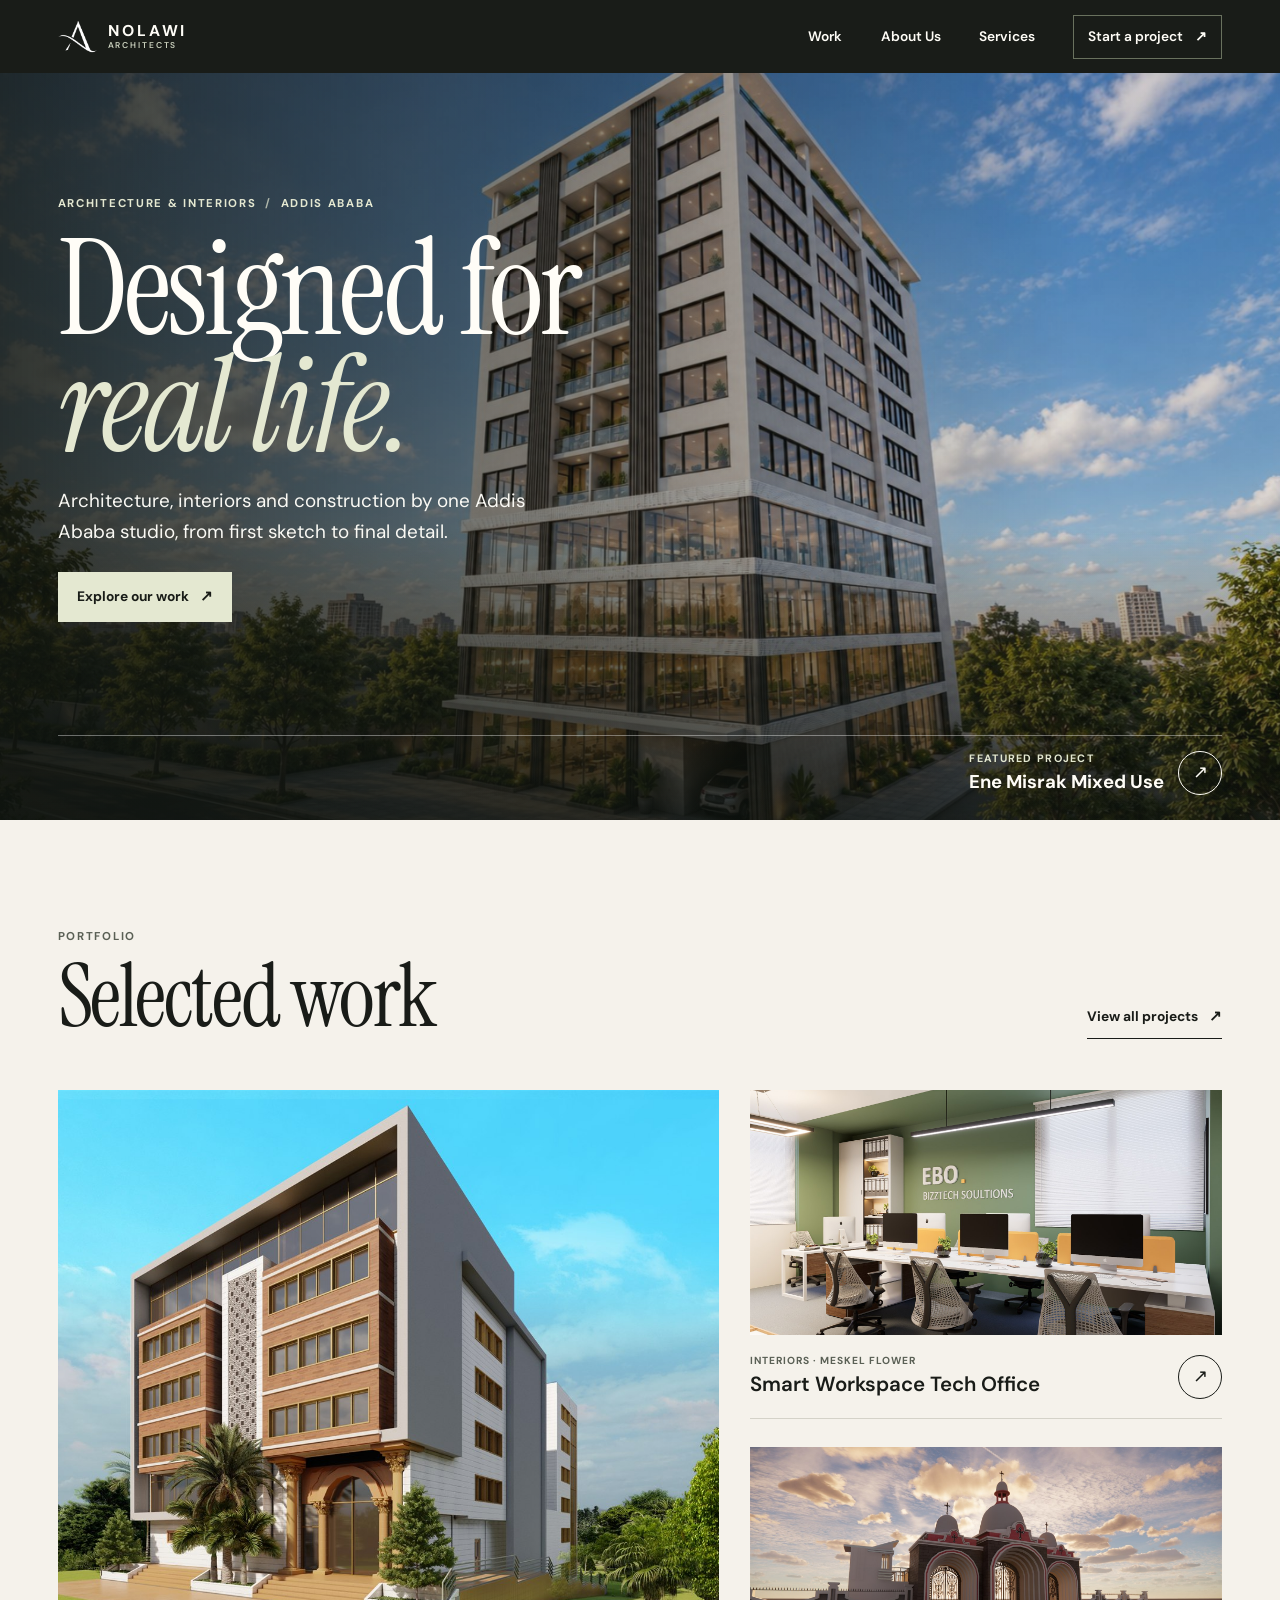
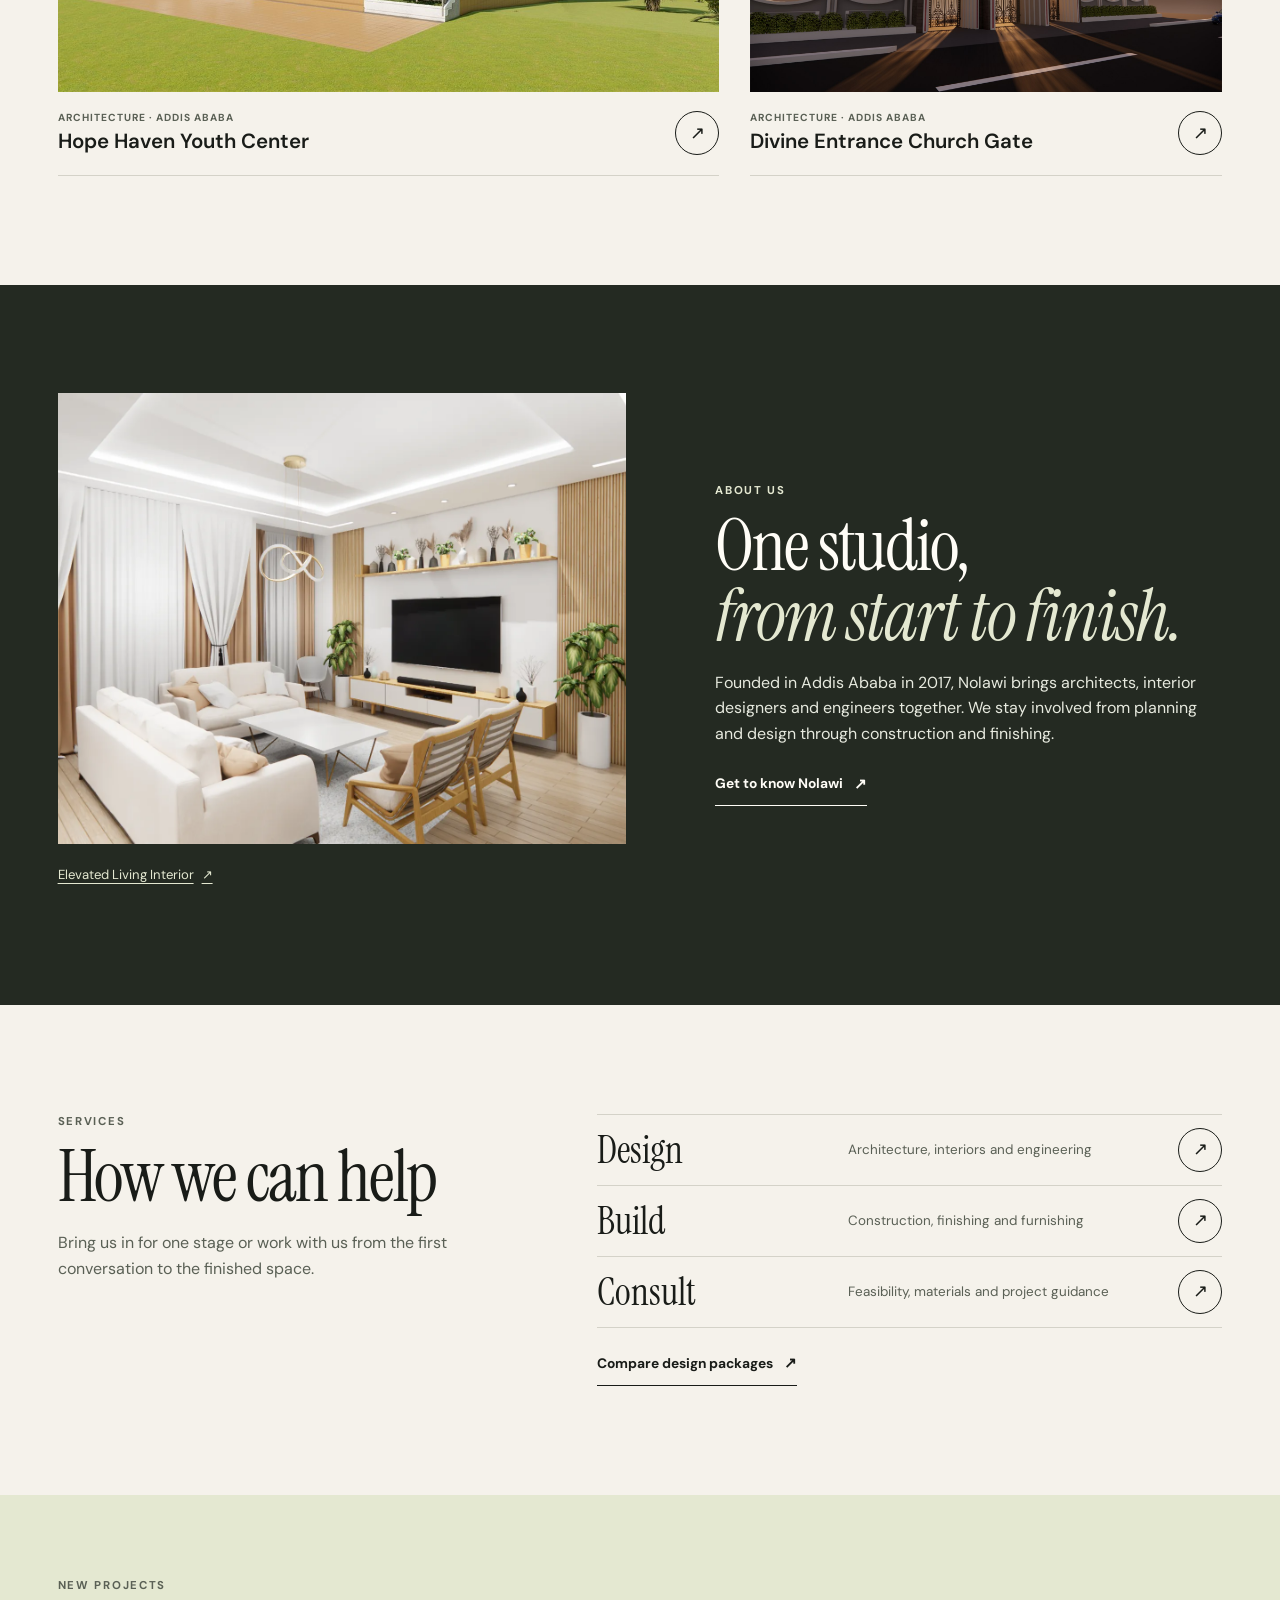
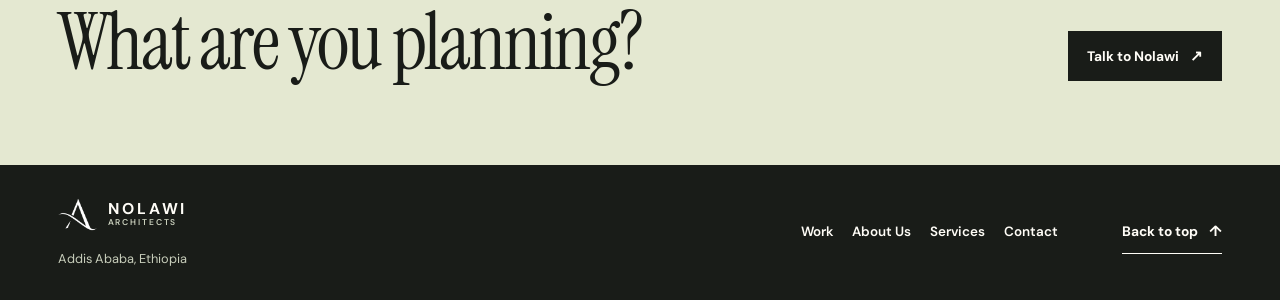
<file: index.html>
<!doctype html>
<html lang="en">
<head>
  <meta charset="utf-8">
  <meta name="viewport" content="width=device-width,initial-scale=1">
  <meta name="theme-color" content="#191c18">
  <meta name="description" content="Nolawi Architects is an Addis Ababa practice working across architecture, interiors, engineering and construction.">
  <title>Nolawi Architects | Architecture and Interiors in Addis Ababa</title>
  <link rel="icon" href="assets/nolawi-favicon.png" type="image/png">
  <link rel="preload" href="assets/fonts/instrument-serif.woff2" as="font" type="font/woff2" crossorigin>
  <link rel="stylesheet" href="styles.css?v=20261125-5">
  <script src="script.js?v=20261125-5" defer></script>
</head>
<body id="top">
  <a class="skip-link" href="#main-content">Skip to main content</a>
  <header class="site-header">
    <div class="shell site-header-inner">
      <a class="brand" href="index.html" aria-label="Nolawi Architects home">
        <img src="assets/nolawi-icon-white.png" width="43" height="43" alt="">
        <span class="brand-type">Nolawi <small>Architects</small></span>
      </a>
      <button class="menu-toggle" type="button" aria-expanded="false" aria-controls="site-nav" hidden>
        <span class="menu-label">Menu</span><span class="menu-icon" aria-hidden="true"></span>
      </button>
      <nav class="site-nav" id="site-nav" aria-label="Primary">
        <a href="work.html">Work</a>
        <a href="studio.html">About Us</a>
        <a href="services.html">Services</a>
        <a class="nav-cta" href="contact.html">Start a project <span aria-hidden="true">↗</span></a>
      </nav>
    </div>
  </header>

  <main id="main-content" tabindex="-1">
    <section class="hero" aria-labelledby="home-title" data-hero-slider>
      <div class="hero-slides" aria-hidden="true">
        <img class="hero-slide is-active" src="assets/project-05.jpg" data-project="ene-misrak" alt="" fetchpriority="high" decoding="async">
        <img class="hero-slide" data-src="assets/project-01.jpg" data-project="hope-haven" alt="" decoding="async">
        <img class="hero-slide" data-src="assets/project-04.jpg" data-project="divine-entrance" alt="" decoding="async">
        <img class="hero-slide" data-src="assets/project-13.jpg" data-project="ebo-bizztech" alt="" decoding="async">
      </div>
      <div class="shell hero-inner">
        <div class="hero-intro">
          <p class="eyebrow">Architecture &amp; interiors <span aria-hidden="true">/</span> Addis Ababa</p>
          <h1 id="home-title" class="display">Designed for <em>real life.</em></h1>
          <p class="hero-copy">Architecture, interiors and construction by one Addis Ababa studio, from first sketch to final detail.</p>
          <a class="button button--light" href="work.html">Explore our work <span aria-hidden="true">↗</span></a>
        </div>
        <div class="hero-foot">
          <button class="hero-motion" type="button" data-hero-motion hidden>Pause background rotation</button>
          <a class="hero-project" data-hero-link href="project.html?slug=ene-misrak">
            <span><small>Featured project</small><strong data-hero-title>Ene Misrak Mixed Use</strong></span>
            <span class="circle-arrow" aria-hidden="true">↗</span>
          </a>
        </div>
      </div>
    </section>

    <section class="featured shell" id="work" aria-labelledby="featured-title">
      <div class="section-heading">
        <div><p class="eyebrow">Portfolio</p><h2 class="display" id="featured-title">Selected work</h2></div>
        <a class="text-link" href="work.html">View all projects <span aria-hidden="true">↗</span></a>
      </div>
      <div class="home-projects">
        <a class="home-project home-project--lead" href="project.html?slug=hope-haven">
          <div class="home-project-image"><img src="assets/project-01.jpg" alt="Architectural rendering of Hope Haven Youth Center" loading="lazy" decoding="async"></div>
          <div class="home-project-info"><div><p class="eyebrow">Architecture · Addis Ababa</p><h3>Hope Haven Youth Center</h3></div><span class="circle-arrow" aria-hidden="true">↗</span></div>
        </a>
        <a class="home-project" href="project.html?slug=ebo-bizztech">
          <div class="home-project-image"><img src="assets/project-13.jpg" alt="Green-accented open workstation at EBO BizzTech" loading="lazy" decoding="async"></div>
          <div class="home-project-info"><div><p class="eyebrow">Interiors · Meskel Flower</p><h3>Smart Workspace Tech Office</h3></div><span class="circle-arrow" aria-hidden="true">↗</span></div>
        </a>
        <a class="home-project" href="project.html?slug=divine-entrance">
          <div class="home-project-image"><img src="assets/project-04.jpg" alt="Arched entrance to Bihere Tsige St. Mary Church" loading="lazy" decoding="async"></div>
          <div class="home-project-info"><div><p class="eyebrow">Architecture · Addis Ababa</p><h3>Divine Entrance Church Gate</h3></div><span class="circle-arrow" aria-hidden="true">↗</span></div>
        </a>
      </div>
    </section>

    <section class="home-practice" aria-labelledby="practice-title">
      <div class="shell home-practice-inner">
        <figure class="practice-image">
          <img src="assets/galleries/08/001.webp" alt="Interior view of the Elevated Living residence" loading="lazy" decoding="async">
          <figcaption><a href="project.html?slug=elevated-living-interior">Elevated Living Interior <span aria-hidden="true">↗</span></a></figcaption>
        </figure>
        <div class="practice-intro">
          <p class="eyebrow">About Us</p>
          <h2 class="display" id="practice-title">One studio, <em>from start to finish.</em></h2>
          <p>Founded in Addis Ababa in 2017, Nolawi brings architects, interior designers and engineers together. We stay involved from planning and design through construction and finishing.</p>
          <a class="text-link" href="studio.html">Get to know Nolawi <span aria-hidden="true">↗</span></a>
        </div>
      </div>
    </section>

    <section class="home-services shell" aria-labelledby="services-title">
      <div>
        <p class="eyebrow">Services</p>
        <h2 class="display" id="services-title">How we can help</h2>
        <p class="services-intro">Bring us in for one stage or work with us from the first conversation to the finished space.</p>
      </div>
      <div class="service-rows">
        <a class="service-row" href="services.html#design"><strong>Design</strong><span>Architecture, interiors and engineering</span><span class="circle-arrow" aria-hidden="true">↗</span></a>
        <a class="service-row" href="services.html#build"><strong>Build</strong><span>Construction, finishing and furnishing</span><span class="circle-arrow" aria-hidden="true">↗</span></a>
        <a class="service-row" href="services.html#consult"><strong>Consult</strong><span>Feasibility, materials and project guidance</span><span class="circle-arrow" aria-hidden="true">↗</span></a>
        <a class="text-link" href="services.html#packages">Compare design packages <span aria-hidden="true">↗</span></a>
      </div>
    </section>

    <section class="contact-panel">
      <div class="shell contact-panel-inner">
        <div><p class="eyebrow">New projects</p><h2 class="display">What are you planning?</h2></div>
        <a class="button" href="contact.html">Talk to Nolawi <span aria-hidden="true">↗</span></a>
      </div>
    </section>
  </main>

  <footer class="site-footer">
    <div class="shell footer-inner">
      <div class="footer-address"><a class="brand" href="index.html" aria-label="Nolawi Architects home"><img src="assets/nolawi-icon-white.png" width="43" height="43" alt=""><span class="brand-type">Nolawi <small>Architects</small></span></a><p>Addis Ababa, Ethiopia</p></div>
      <nav class="footer-nav" aria-label="Footer"><a href="work.html">Work</a><a href="studio.html">About Us</a><a href="services.html">Services</a><a href="contact.html">Contact</a></nav>
      <a class="to-top text-link" href="#top">Back to top <span aria-hidden="true">↑</span></a>
    </div>
  </footer>
</body>
</html>
</file>
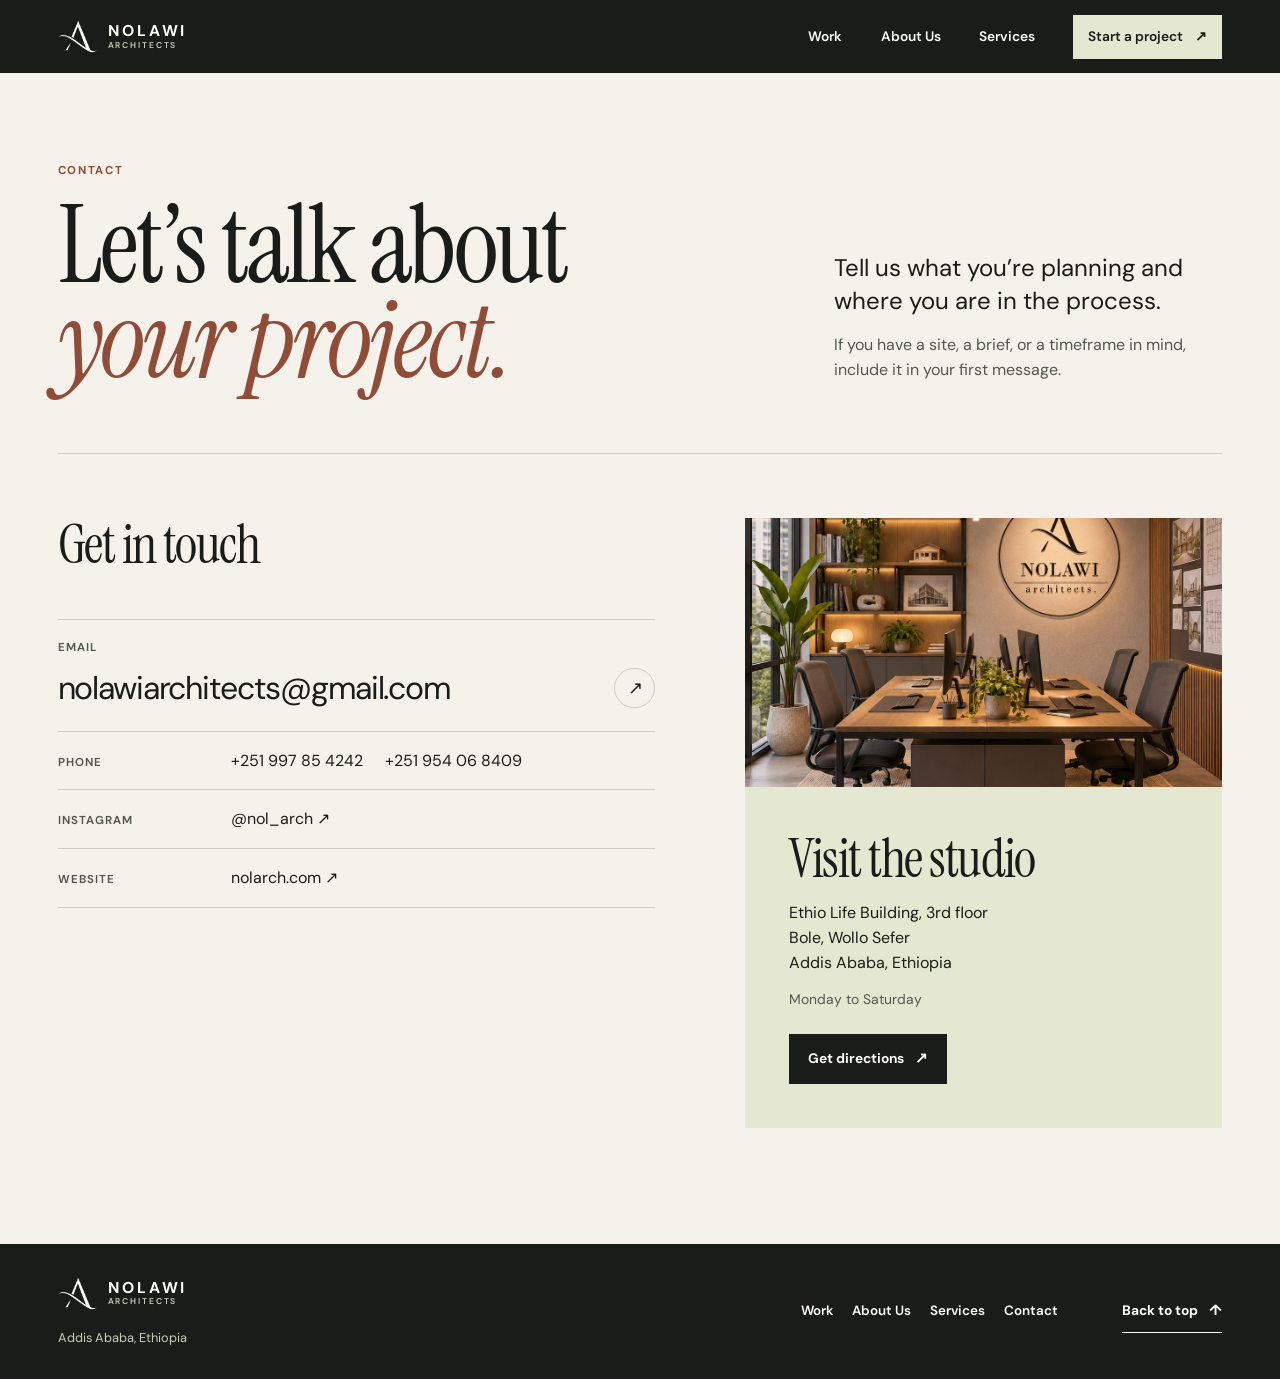
<file: contact.html>
<!doctype html>
<html lang="en">
<head>
  <meta charset="utf-8">
  <meta name="viewport" content="width=device-width,initial-scale=1">
  <meta name="theme-color" content="#f5f2eb">
  <meta name="description" content="Start a project with Nolawi Architects or find our studio in Bole, Wollo Sefer, Addis Ababa.">
  <title>Contact | Nolawi Architects</title>
  <link rel="icon" href="assets/nolawi-favicon.png" type="image/png">
  <link rel="preload" href="assets/fonts/instrument-serif.woff2" as="font" type="font/woff2" crossorigin>
  <link rel="stylesheet" href="styles.css?v=20261125-5">
  <link rel="stylesheet" href="contact.css?v=20261125-5">
  <script src="script.js?v=20261125-5" defer></script>
</head>
<body id="top">
  <a class="skip-link" href="#main-content">Skip to main content</a>
  <header class="site-header">
    <div class="shell site-header-inner">
      <a class="brand" href="index.html" aria-label="Nolawi Architects home">
        <img src="assets/nolawi-icon-white.png" width="43" height="43" alt="">
        <span class="brand-type">Nolawi <small>Architects</small></span>
      </a>
      <button class="menu-toggle" type="button" aria-expanded="false" aria-controls="site-nav" hidden>
        <span class="menu-label">Menu</span><span class="menu-icon" aria-hidden="true"></span>
      </button>
      <nav class="site-nav" id="site-nav" aria-label="Primary">
        <a href="work.html">Work</a>
        <a href="studio.html">About Us</a>
        <a href="services.html">Services</a>
        <a class="nav-cta" href="contact.html" aria-current="page">Start a project <span aria-hidden="true">↗</span></a>
      </nav>
    </div>
  </header>
  <main class="contact-page" id="main-content" tabindex="-1">
    <div class="shell">
      <section class="contact-intro" aria-labelledby="contact-title">
        <div>
          <p class="eyebrow">Contact</p>
          <h1 class="display" id="contact-title">Let’s talk about <em>your project.</em></h1>
        </div>
        <div class="contact-intro-copy">
          <p data-project-note>Tell us what you’re planning and where you are in the process.</p>
          <p>If you have a site, a brief, or a timeframe in mind, include it in your first message.</p>
        </div>
      </section>

      <div class="contact-layout">
        <section class="contact-methods" aria-labelledby="contact-methods-title">
          <h2 class="display" id="contact-methods-title">Get in touch</h2>
          <dl class="contact-details">
            <div class="contact-detail contact-detail--email">
              <dt>Email</dt>
              <dd>
                <a class="contact-email-link" data-project-email href="mailto:nolawiarchitects@gmail.com?subject=Project%20enquiry">
                  <span>nolawiarchitects@gmail.com</span>
                  <span class="contact-email-arrow" aria-hidden="true">↗</span>
                </a>
              </dd>
            </div>
            <div class="contact-detail">
              <dt>Phone</dt>
              <dd class="contact-phone">
                <a href="tel:+251997854242">+251 997 85 4242</a>
                <a href="tel:+2519540608409">+251 954 06 8409</a>
              </dd>
            </div>
            <div class="contact-detail">
              <dt>Instagram</dt>
              <dd><a href="https://www.instagram.com/nol_arch/" target="_blank" rel="noopener noreferrer">@nol_arch <span aria-hidden="true">↗</span></a></dd>
            </div>
            <div class="contact-detail">
              <dt>Website</dt>
              <dd><a href="https://nolarch.com" target="_blank" rel="noopener noreferrer">nolarch.com <span aria-hidden="true">↗</span></a></dd>
            </div>
          </dl>
        </section>

        <section class="contact-visit" aria-labelledby="contact-visit-title">
          <img class="contact-visit-image" src="assets/studio-workspace.jpg" width="1086" height="1448" alt="" decoding="async">
          <div class="contact-visit-content">
            <h2 class="display" id="contact-visit-title">Visit the studio</h2>
            <address>Ethio Life Building, 3rd floor<br>Bole, Wollo Sefer<br>Addis Ababa, Ethiopia</address>
            <p>Monday to Saturday</p>
            <a class="button" href="https://maps.google.com/?q=Ethio+Life+Building,+Wollo+Sefer,+Addis+Ababa" target="_blank" rel="noopener noreferrer">Get directions <span aria-hidden="true">↗</span></a>
          </div>
        </section>
      </div>
    </div>
  </main>
  <footer class="site-footer">
    <div class="shell footer-inner">
      <div class="footer-address"><a class="brand" href="index.html" aria-label="Nolawi Architects home"><img src="assets/nolawi-icon-white.png" width="43" height="43" alt=""><span class="brand-type">Nolawi <small>Architects</small></span></a><p>Addis Ababa, Ethiopia</p></div>
      <nav class="footer-nav" aria-label="Footer"><a href="work.html">Work</a><a href="studio.html">About Us</a><a href="services.html">Services</a><a href="contact.html">Contact</a></nav>
      <a class="to-top text-link" href="#top">Back to top <span aria-hidden="true">↑</span></a>
    </div>
  </footer>
</body>
</html>
</file>
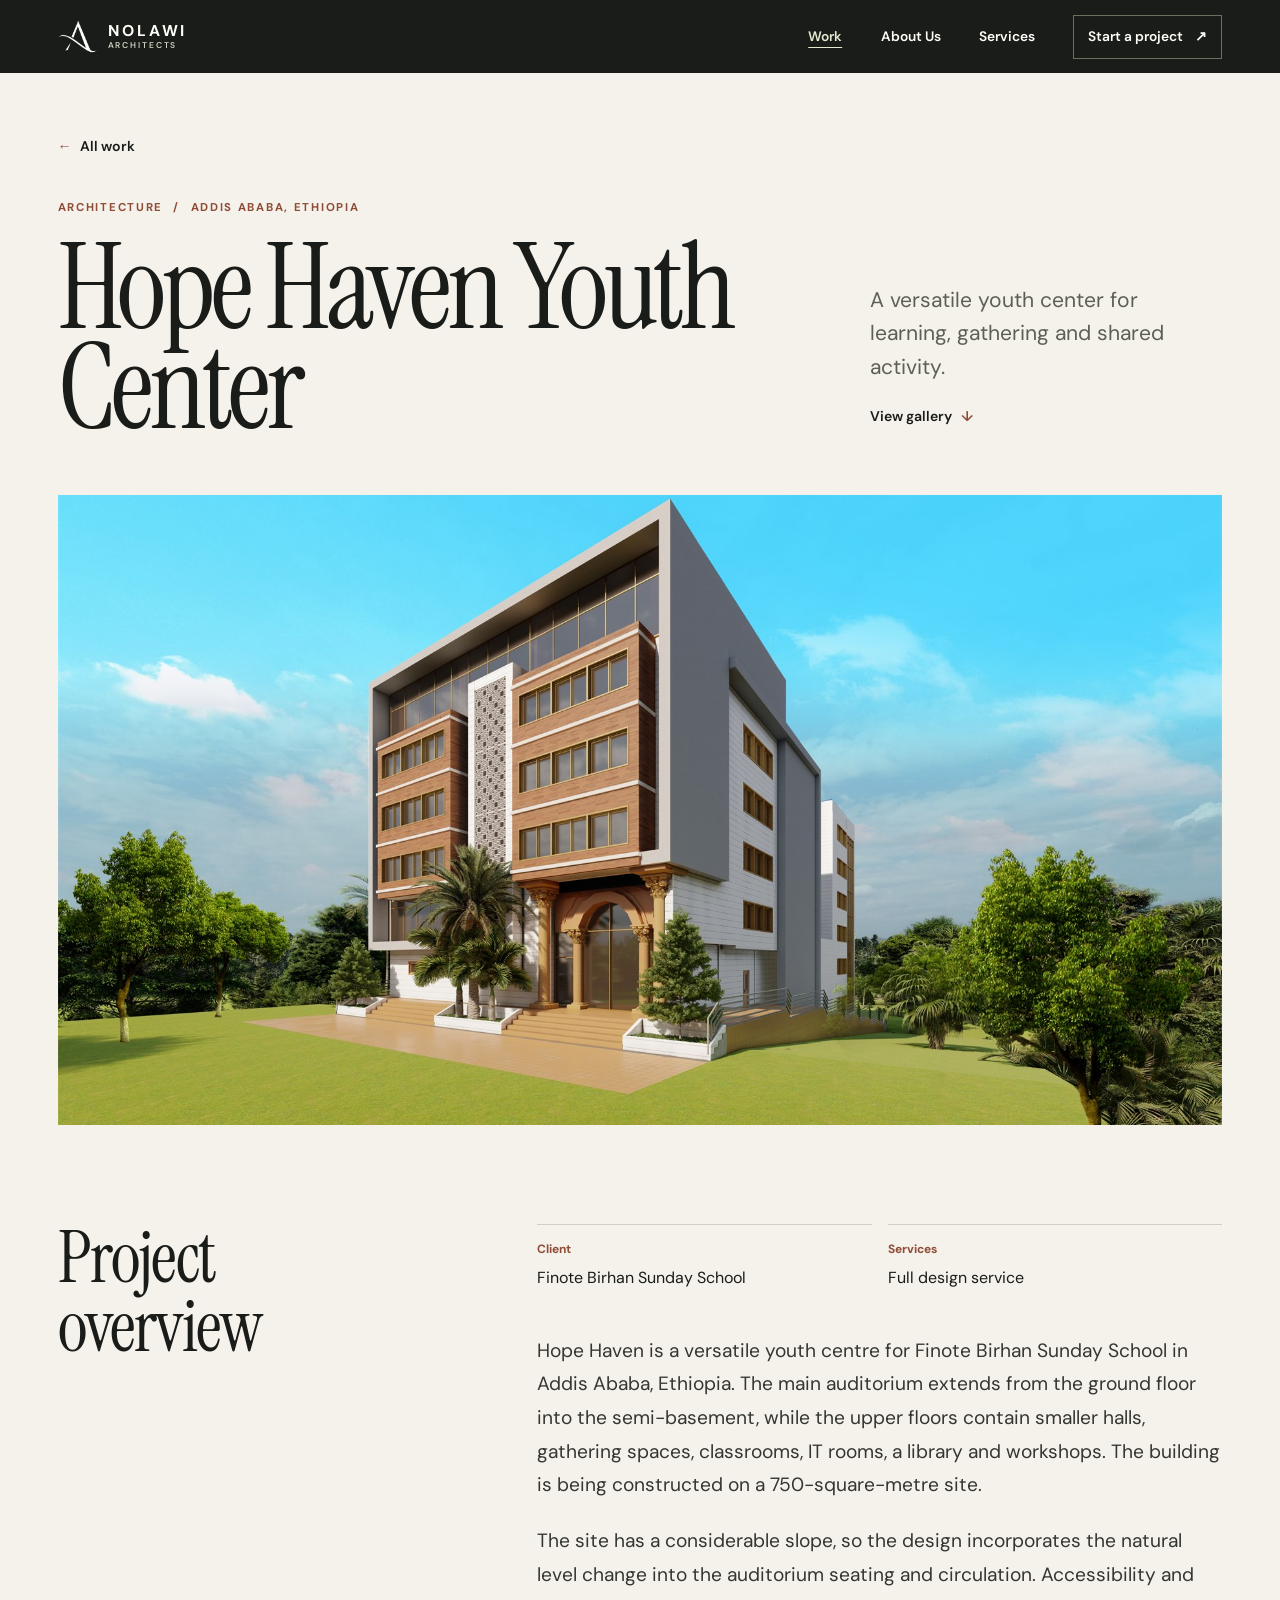
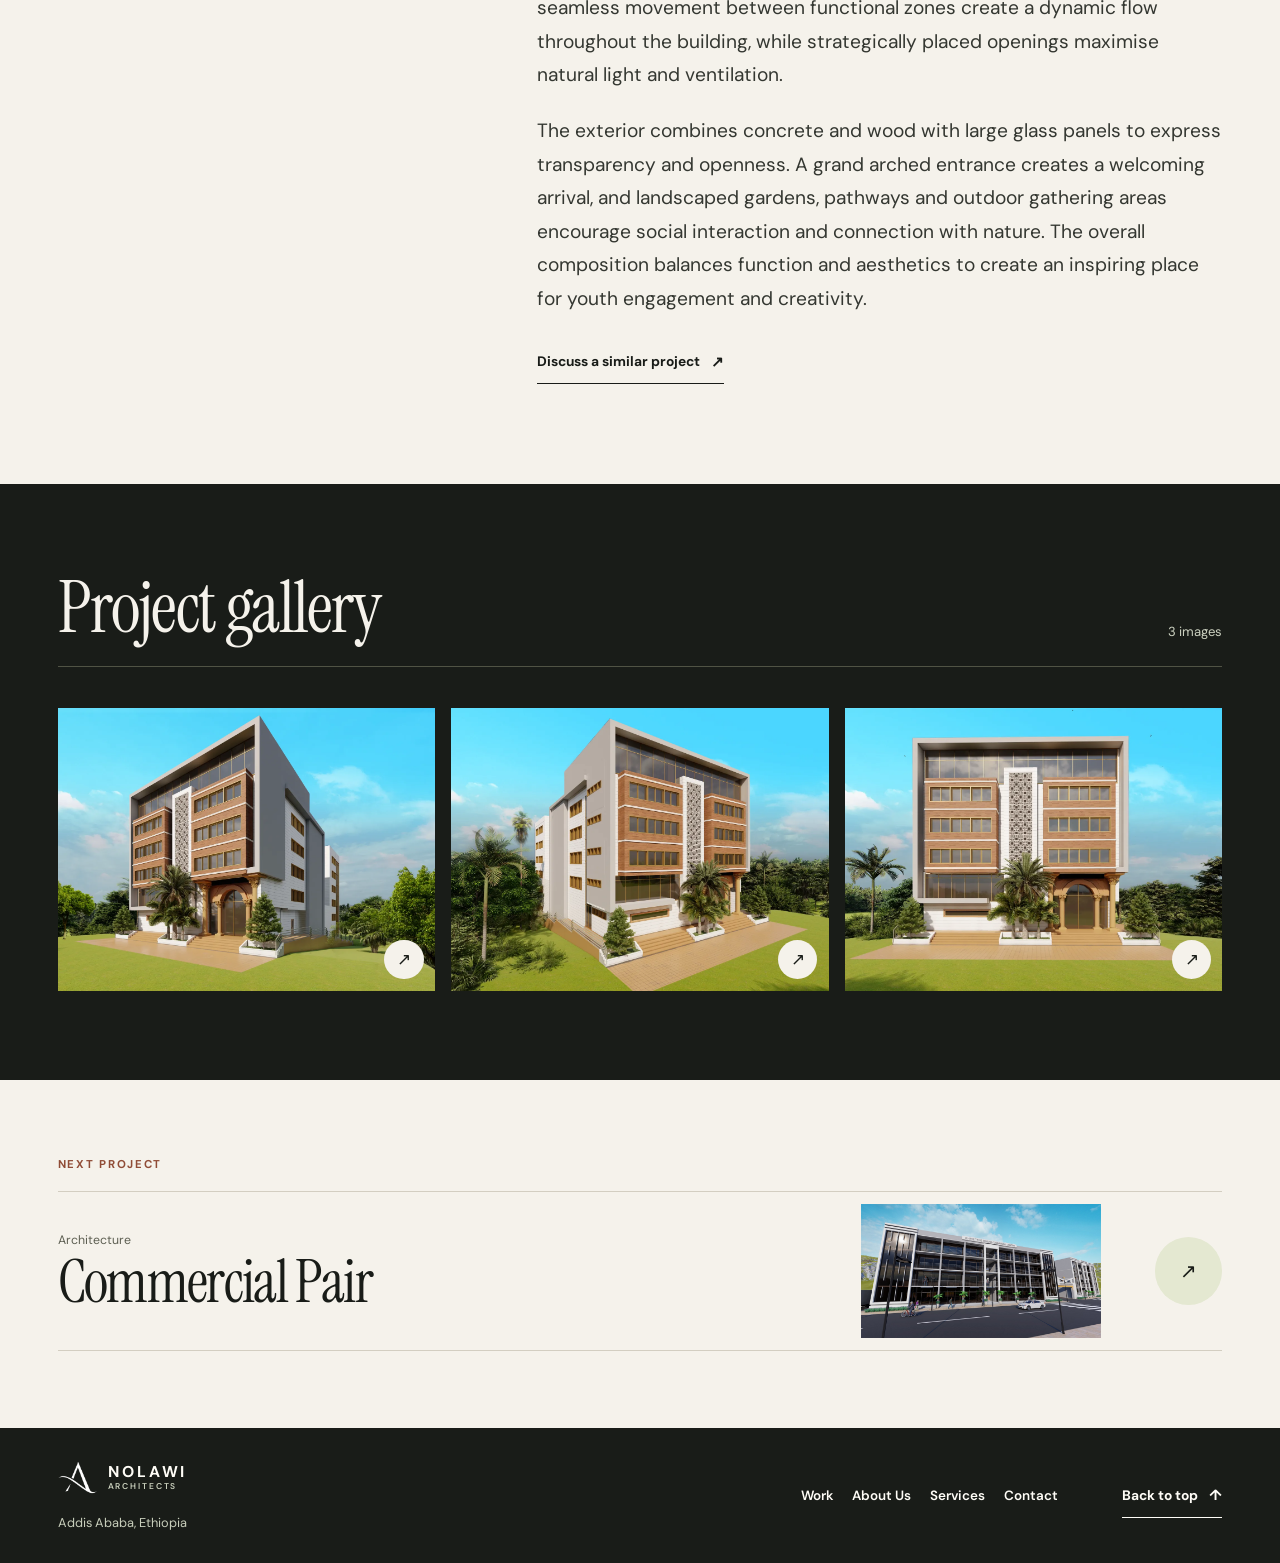
<file: project.html>
<!doctype html>
<html lang="en">
<head>
  <meta charset="utf-8">
  <meta name="viewport" content="width=device-width,initial-scale=1">
  <meta name="theme-color" content="#f5f2eb">
  <meta name="description" content="Project overview, design details and gallery from Nolawi Architects.">
  <title>Project | Nolawi Architects</title>
  <link rel="icon" href="assets/nolawi-favicon.png" type="image/png">
  <link rel="preload" href="assets/fonts/instrument-serif.woff2" as="font" type="font/woff2" crossorigin>
  <link rel="stylesheet" href="styles.css?v=20261125-5">
  <link rel="stylesheet" href="portfolio.css?v=20261125-5">
  <script src="script.js?v=20261125-5" defer></script>
</head>
<body id="top">
  <a class="skip-link" href="#main-content">Skip to main content</a>
  <header class="site-header">
    <div class="shell site-header-inner">
      <a class="brand" href="index.html" aria-label="Nolawi Architects home">
        <img src="assets/nolawi-icon-white.png" width="43" height="43" alt="">
        <span class="brand-type">Nolawi <small>Architects</small></span>
      </a>
      <button class="menu-toggle" type="button" aria-expanded="false" aria-controls="site-nav" hidden>
        <span class="menu-label">Menu</span><span class="menu-icon" aria-hidden="true"></span>
      </button>
      <nav class="site-nav" id="site-nav" aria-label="Primary">
        <a href="work.html" aria-current="page">Work</a>
        <a href="studio.html">About Us</a>
        <a href="services.html">Services</a>
        <a class="nav-cta" href="contact.html">Start a project <span aria-hidden="true">↗</span></a>
      </nav>
    </div>
  </header>
  <main class="case-study" data-project-detail id="main-content" tabindex="-1">
    <div data-case-study hidden>
      <section class="case-header shell" aria-labelledby="project-title">
        <a class="case-back" href="work.html"><span aria-hidden="true">←</span> All work</a>
        <div class="case-intro">
          <div>
            <p class="eyebrow case-kicker"><span data-project-type></span><span aria-hidden="true">/</span><span data-project-place></span></p>
            <h1 class="display" id="project-title" data-project-title></h1>
          </div>
          <div class="case-lead">
            <p data-project-summary></p>
            <a class="case-gallery-link" href="#project-gallery" data-gallery-link hidden>View gallery <span aria-hidden="true">↓</span></a>
          </div>
        </div>
      </section>
      <figure class="case-cover shell">
        <img data-project-image alt="" fetchpriority="high" decoding="async">
      </figure>
      <section class="case-overview shell" aria-labelledby="overview-heading">
        <div class="case-overview-label"><h2 class="display" id="overview-heading">Project overview</h2></div>
        <div class="case-overview-body">
          <dl class="case-facts">
            <div><dt>Client</dt><dd data-project-client></dd></div>
            <div><dt>Services</dt><dd data-project-service></dd></div>
          </dl>
          <div class="case-prose" data-project-detail-text></div>
          <a class="text-link case-inquiry" data-project-inquiry href="contact.html">Discuss a similar project <span aria-hidden="true">↗</span></a>
        </div>
      </section>
      <section class="case-gallery" id="project-gallery" aria-labelledby="gallery-heading">
        <div class="shell">
          <div class="case-gallery-header">
            <h2 class="display" id="gallery-heading">Project gallery</h2>
            <p data-gallery-count></p>
          </div>
          <p class="case-gallery-status" data-gallery-status role="status" hidden></p>
          <div class="case-gallery-grid" data-gallery-grid></div>
          <button class="portfolio-filter" type="button" data-gallery-retry hidden>Retry loading gallery</button>
        </div>
      </section>
      <section class="case-next shell" aria-labelledby="next-project-heading">
        <h2 class="eyebrow" id="next-project-heading">Next project</h2>
        <a class="case-next-link" data-next-project href="work.html">
          <span class="case-next-copy"><span class="case-next-category" data-next-category></span><span class="display" data-next-title></span></span>
          <img data-next-image alt="" loading="lazy" decoding="async">
          <span class="case-next-arrow" aria-hidden="true">↗</span>
        </a>
      </section>
      <dialog class="gallery-viewer" aria-labelledby="viewer-title" data-gallery-viewer>
        <div class="gallery-viewer-inner">
          <div class="gallery-viewer-top">
            <h2 id="viewer-title" data-viewer-title></h2>
            <button class="gallery-viewer-button" type="button" data-viewer-close aria-label="Close photo viewer" autofocus>×</button>
          </div>
          <div class="gallery-viewer-stage" data-viewer-stage>
            <img data-viewer-image alt="">
            <p data-viewer-error hidden>This image could not be loaded.</p>
          </div>
          <div class="gallery-viewer-controls">
            <button class="gallery-viewer-button" type="button" data-viewer-previous aria-label="Previous image">←</button>
            <p data-viewer-position role="status" aria-live="polite" aria-atomic="true"></p>
            <button class="gallery-viewer-button" type="button" data-viewer-next aria-label="Next image">→</button>
          </div>
        </div>
      </dialog>
    </div>
    <section class="case-unavailable shell" data-project-unavailable hidden>
      <p class="eyebrow">Portfolio</p>
      <h1 class="display">Project not found.</h1>
      <p>The link may be out of date. Find the project in our portfolio.</p>
      <a class="button" href="work.html">Browse all work <span aria-hidden="true">↗</span></a>
    </section>
    <noscript><p class="shell">Enable JavaScript to view this project. <a href="work.html">Back to all work</a></p></noscript>
  </main>
  <footer class="site-footer">
    <div class="shell footer-inner">
      <div class="footer-address"><a class="brand" href="index.html" aria-label="Nolawi Architects home"><img src="assets/nolawi-icon-white.png" width="43" height="43" alt=""><span class="brand-type">Nolawi <small>Architects</small></span></a><p>Addis Ababa, Ethiopia</p></div>
      <nav class="footer-nav" aria-label="Footer"><a href="work.html">Work</a><a href="studio.html">About Us</a><a href="services.html">Services</a><a href="contact.html">Contact</a></nav>
      <a class="to-top text-link" href="#top">Back to top <span aria-hidden="true">↑</span></a>
    </div>
  </footer>
</body>
</html>
</file>
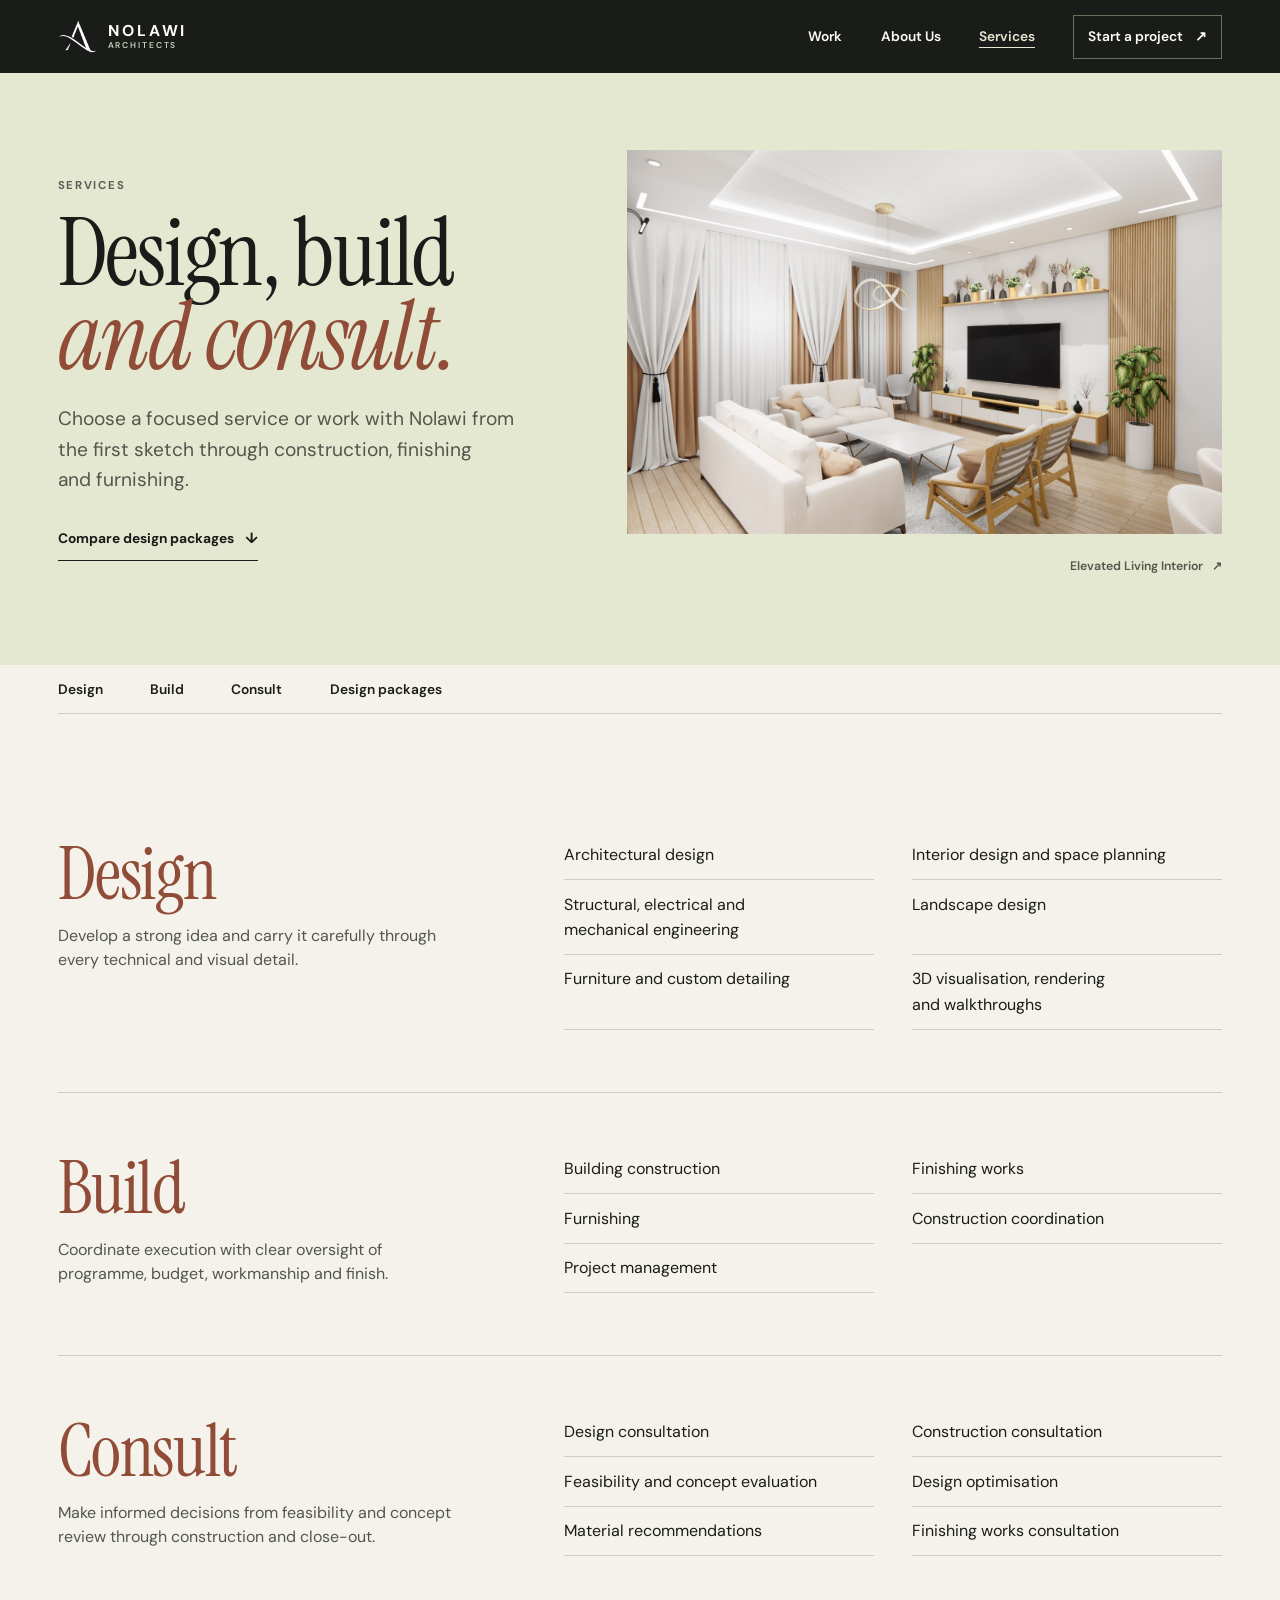
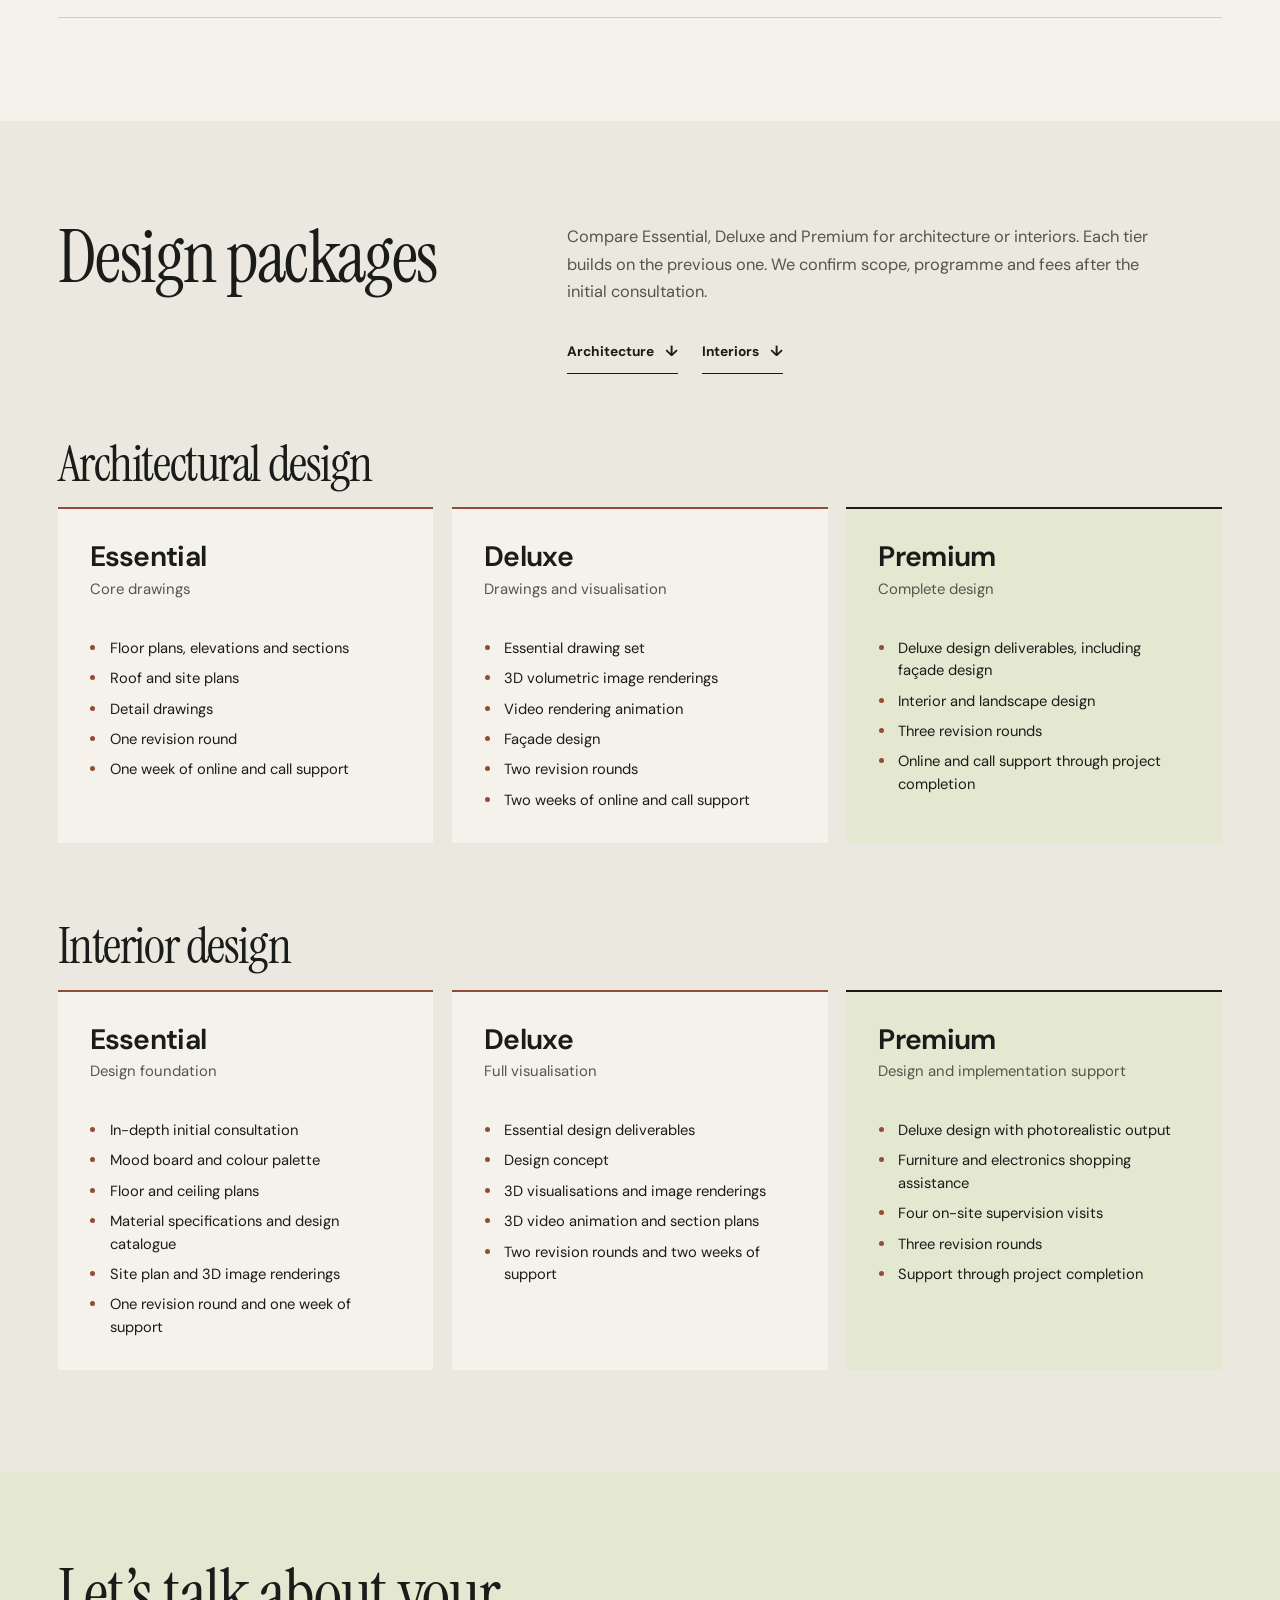
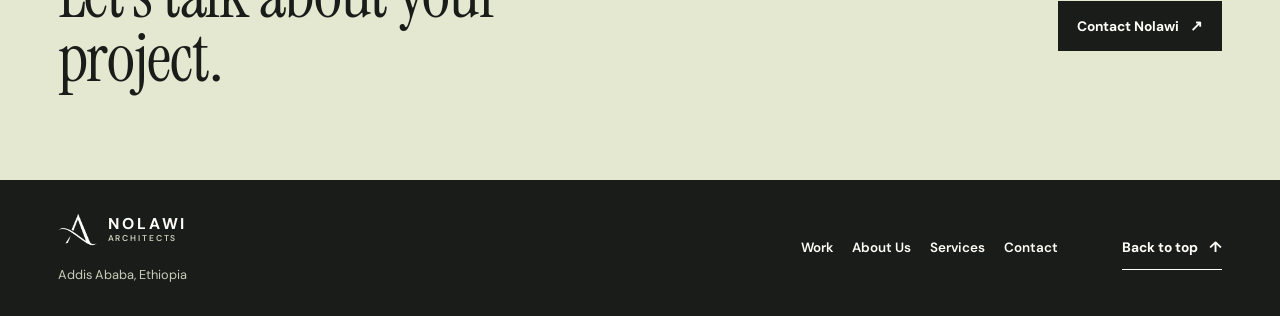
<file: services.html>
<!doctype html>
<html lang="en">
<head>
  <meta charset="utf-8">
  <meta name="viewport" content="width=device-width,initial-scale=1">
  <meta name="theme-color" content="#191c18">
  <meta name="description" content="Explore Nolawi’s architecture, interiors, engineering, construction and consulting services, plus six design packages.">
  <title>Services | Nolawi Architects</title>
  <link rel="icon" href="assets/nolawi-favicon.png" type="image/png">
  <link rel="preload" href="assets/fonts/instrument-serif.woff2" as="font" type="font/woff2" crossorigin>
  <link rel="stylesheet" href="styles.css?v=20261125-5">
  <link rel="stylesheet" href="practice.css?v=20261125-5">
  <script src="script.js?v=20261125-5" defer></script>
</head>
<body id="top">
  <a class="skip-link" href="#main-content">Skip to main content</a>
  <header class="site-header">
    <div class="shell site-header-inner">
      <a class="brand" href="index.html" aria-label="Nolawi Architects home">
        <img src="assets/nolawi-icon-white.png" width="43" height="43" alt="">
        <span class="brand-type">Nolawi <small>Architects</small></span>
      </a>
      <button class="menu-toggle" type="button" aria-expanded="false" aria-controls="site-nav" hidden>
        <span class="menu-label">Menu</span><span class="menu-icon" aria-hidden="true"></span>
      </button>
      <nav class="site-nav" id="site-nav" aria-label="Primary">
        <a href="work.html">Work</a>
        <a href="studio.html">About Us</a>
        <a href="services.html" aria-current="page">Services</a>
        <a class="nav-cta" href="contact.html">Start a project <span aria-hidden="true">↗</span></a>
      </nav>
    </div>
  </header>
  <main id="main-content" class="practice-services" tabindex="-1">
    <section class="services-hero">
      <div class="shell services-hero-grid">
        <div>
          <p class="eyebrow">Services</p>
          <h1 class="display practice-hero-title">Design, build <em>and consult.</em></h1>
          <p class="practice-lede">Choose a focused service or work with Nolawi from the first sketch through construction, finishing and furnishing.</p>
          <a class="text-link" href="#packages">Compare design packages <span aria-hidden="true">↓</span></a>
        </div>
        <figure class="services-hero-image">
          <img src="assets/project-08.jpg" width="1800" height="1012" alt="Elevated Living interior with timber accents, soft curtains and neutral furnishings" fetchpriority="high" decoding="async">
          <figcaption><a href="project.html?slug=elevated-living-interior">Elevated Living Interior <span aria-hidden="true">↗</span></a></figcaption>
        </figure>
      </div>
    </section>

    <nav class="practice-index shell" aria-label="On this page">
      <a href="#design">Design</a>
      <a href="#build">Build</a>
      <a href="#consult">Consult</a>
      <a href="#packages">Design packages</a>
    </nav>

    <section class="service-capabilities shell" aria-label="Design, build and consultancy services">
      <article class="capability-row" id="design">
        <div>
          <h2 class="display practice-title">Design</h2>
          <p>Develop a strong idea and carry it carefully through every technical and visual detail.</p>
        </div>
        <ul class="practice-list">
          <li>Architectural design</li>
          <li>Interior design and space planning</li>
          <li>Structural, electrical and mechanical engineering</li>
          <li>Landscape design</li>
          <li>Furniture and custom detailing</li>
          <li>3D visualisation, rendering and walkthroughs</li>
        </ul>
      </article>
      <article class="capability-row" id="build">
        <div>
          <h2 class="display practice-title">Build</h2>
          <p>Coordinate execution with clear oversight of programme, budget, workmanship and finish.</p>
        </div>
        <ul class="practice-list">
          <li>Building construction</li>
          <li>Finishing works</li>
          <li>Furnishing</li>
          <li>Construction coordination</li>
          <li>Project management</li>
        </ul>
      </article>
      <article class="capability-row" id="consult">
        <div>
          <h2 class="display practice-title">Consult</h2>
          <p>Make informed decisions from feasibility and concept review through construction and close-out.</p>
        </div>
        <ul class="practice-list">
          <li>Design consultation</li>
          <li>Construction consultation</li>
          <li>Feasibility and concept evaluation</li>
          <li>Design optimisation</li>
          <li>Material recommendations</li>
          <li>Finishing works consultation</li>
        </ul>
      </article>
    </section>

    <section class="service-packages" id="packages" aria-labelledby="packages-title">
      <div class="shell">
        <header class="practice-split service-packages-intro">
          <h2 class="display practice-title" id="packages-title">Design packages</h2>
          <div class="practice-prose">
            <p>Compare Essential, Deluxe and Premium for architecture or interiors. Each tier builds on the previous one. We confirm scope, programme and fees after the initial consultation.</p>
            <nav class="package-jump" aria-label="Jump to a package category">
              <a class="text-link" href="#architectural-packages">Architecture <span aria-hidden="true">↓</span></a>
              <a class="text-link" href="#interior-packages">Interiors <span aria-hidden="true">↓</span></a>
            </nav>
          </div>
        </header>
        <section class="service-package-group" id="architectural-packages" aria-labelledby="architectural-packages-title">
          <h3 class="display service-package-title" id="architectural-packages-title">Architectural design</h3>
          <div class="service-package-grid">
            <article class="service-package-card">
              <h4>Essential</h4>
              <p>Core drawings</p>
              <ul>
                <li>Floor plans, elevations and sections</li>
                <li>Roof and site plans</li>
                <li>Detail drawings</li>
                <li>One revision round</li>
                <li>One week of online and call support</li>
              </ul>
            </article>
            <article class="service-package-card">
              <h4>Deluxe</h4>
              <p>Drawings and visualisation</p>
              <ul>
                <li>Essential drawing set</li>
                <li>3D volumetric image renderings</li>
                <li>Video rendering animation</li>
                <li>Façade design</li>
                <li>Two revision rounds</li>
                <li>Two weeks of online and call support</li>
              </ul>
            </article>
            <article class="service-package-card service-package-card--premium">
              <h4>Premium</h4>
              <p>Complete design</p>
              <ul>
                <li>Deluxe design deliverables, including façade design</li>
                <li>Interior and landscape design</li>
                <li>Three revision rounds</li>
                <li>Online and call support through project completion</li>
              </ul>
            </article>
          </div>
        </section>
        <section class="service-package-group" id="interior-packages" aria-labelledby="interior-packages-title">
          <h3 class="display service-package-title" id="interior-packages-title">Interior design</h3>
          <div class="service-package-grid">
            <article class="service-package-card">
              <h4>Essential</h4>
              <p>Design foundation</p>
              <ul>
                <li>In-depth initial consultation</li>
                <li>Mood board and colour palette</li>
                <li>Floor and ceiling plans</li>
                <li>Material specifications and design catalogue</li>
                <li>Site plan and 3D image renderings</li>
                <li>One revision round and one week of support</li>
              </ul>
            </article>
            <article class="service-package-card">
              <h4>Deluxe</h4>
              <p>Full visualisation</p>
              <ul>
                <li>Essential design deliverables</li>
                <li>Design concept</li>
                <li>3D visualisations and image renderings</li>
                <li>3D video animation and section plans</li>
                <li>Two revision rounds and two weeks of support</li>
              </ul>
            </article>
            <article class="service-package-card service-package-card--premium">
              <h4>Premium</h4>
              <p>Design and implementation support</p>
              <ul>
                <li>Deluxe design with photorealistic output</li>
                <li>Furniture and electronics shopping assistance</li>
                <li>Four on-site supervision visits</li>
                <li>Three revision rounds</li>
                <li>Support through project completion</li>
              </ul>
            </article>
          </div>
        </section>
      </div>
    </section>

    <section class="practice-cta">
      <div class="shell practice-cta-inner">
        <h2 class="display practice-title">Let’s talk about your project.</h2>
        <a class="button" href="contact.html">Contact Nolawi <span aria-hidden="true">↗</span></a>
      </div>
    </section>
  </main>
  <footer class="site-footer">
    <div class="shell footer-inner">
      <div class="footer-address"><a class="brand" href="index.html" aria-label="Nolawi Architects home"><img src="assets/nolawi-icon-white.png" width="43" height="43" alt=""><span class="brand-type">Nolawi <small>Architects</small></span></a><p>Addis Ababa, Ethiopia</p></div>
      <nav class="footer-nav" aria-label="Footer"><a href="work.html">Work</a><a href="studio.html">About Us</a><a href="services.html">Services</a><a href="contact.html">Contact</a></nav>
      <a class="to-top text-link" href="#top">Back to top <span aria-hidden="true">↑</span></a>
    </div>
  </footer>
</body>
</html>
</file>
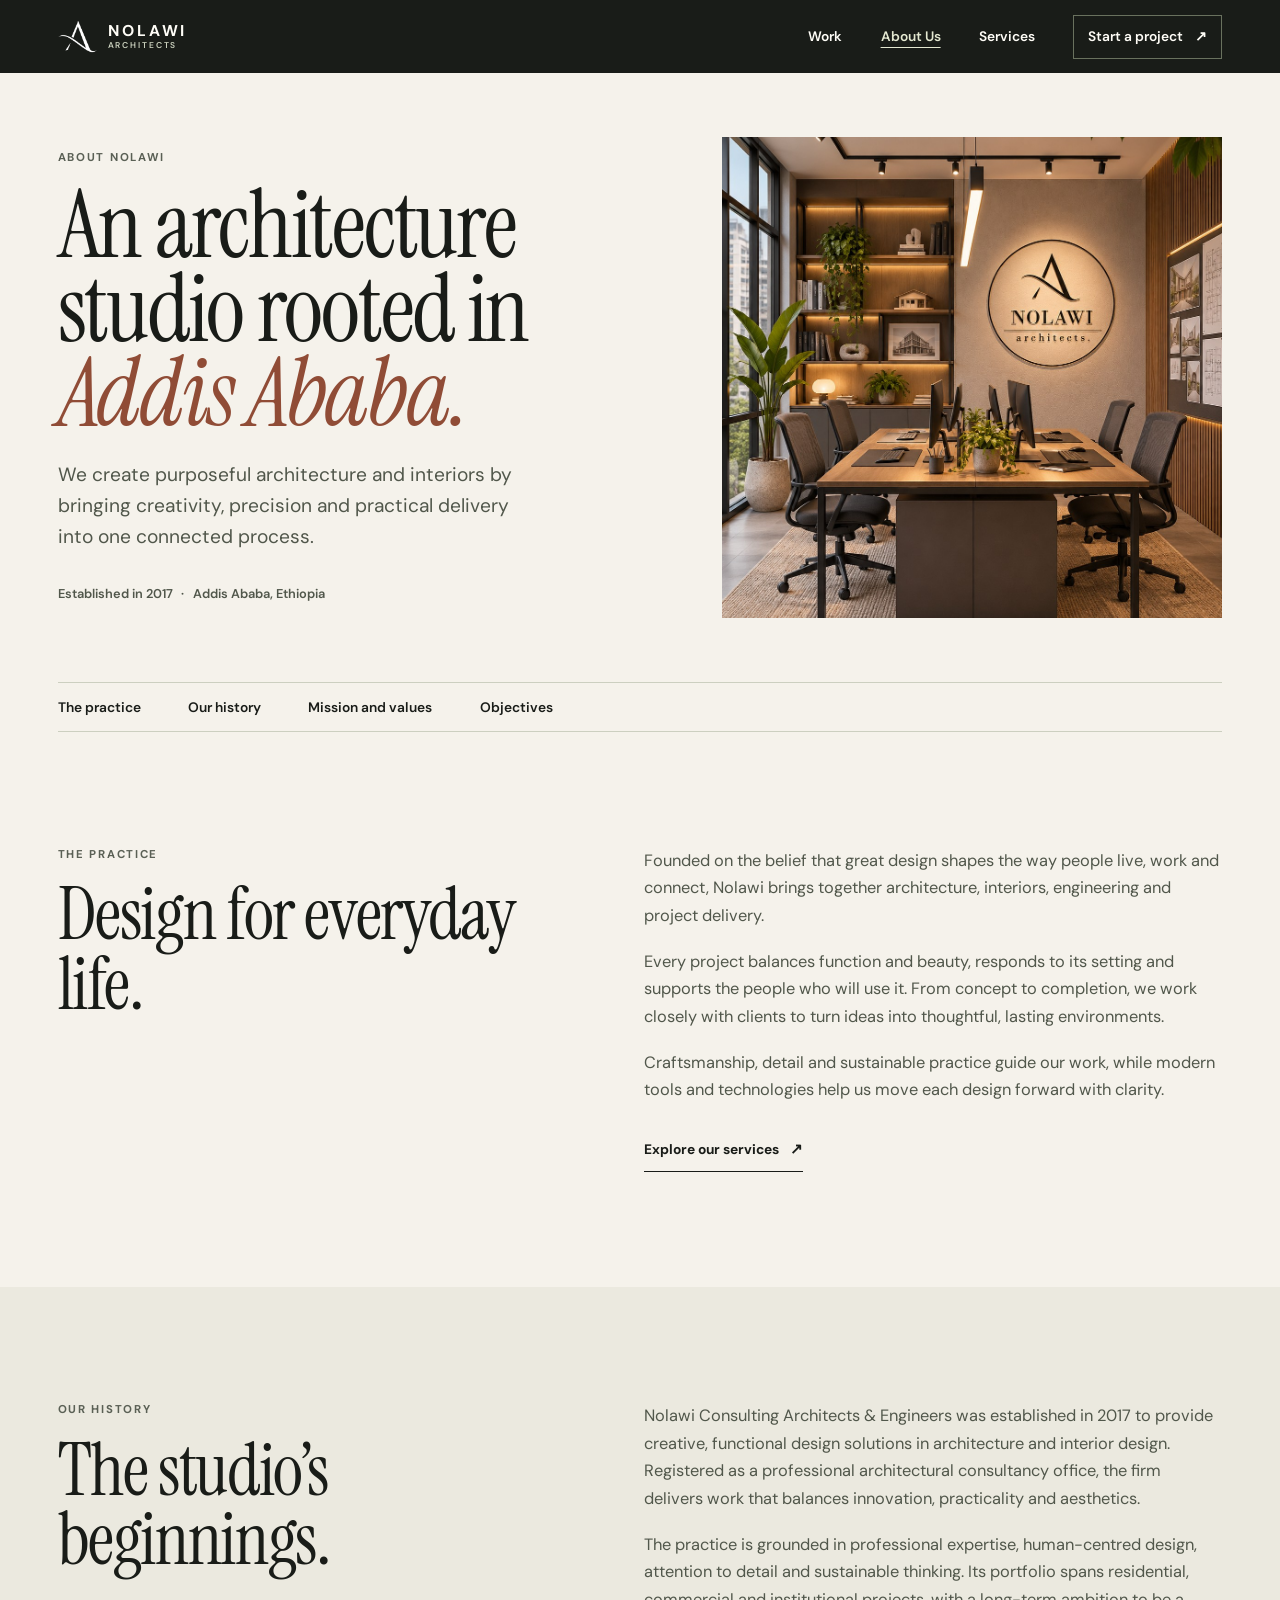
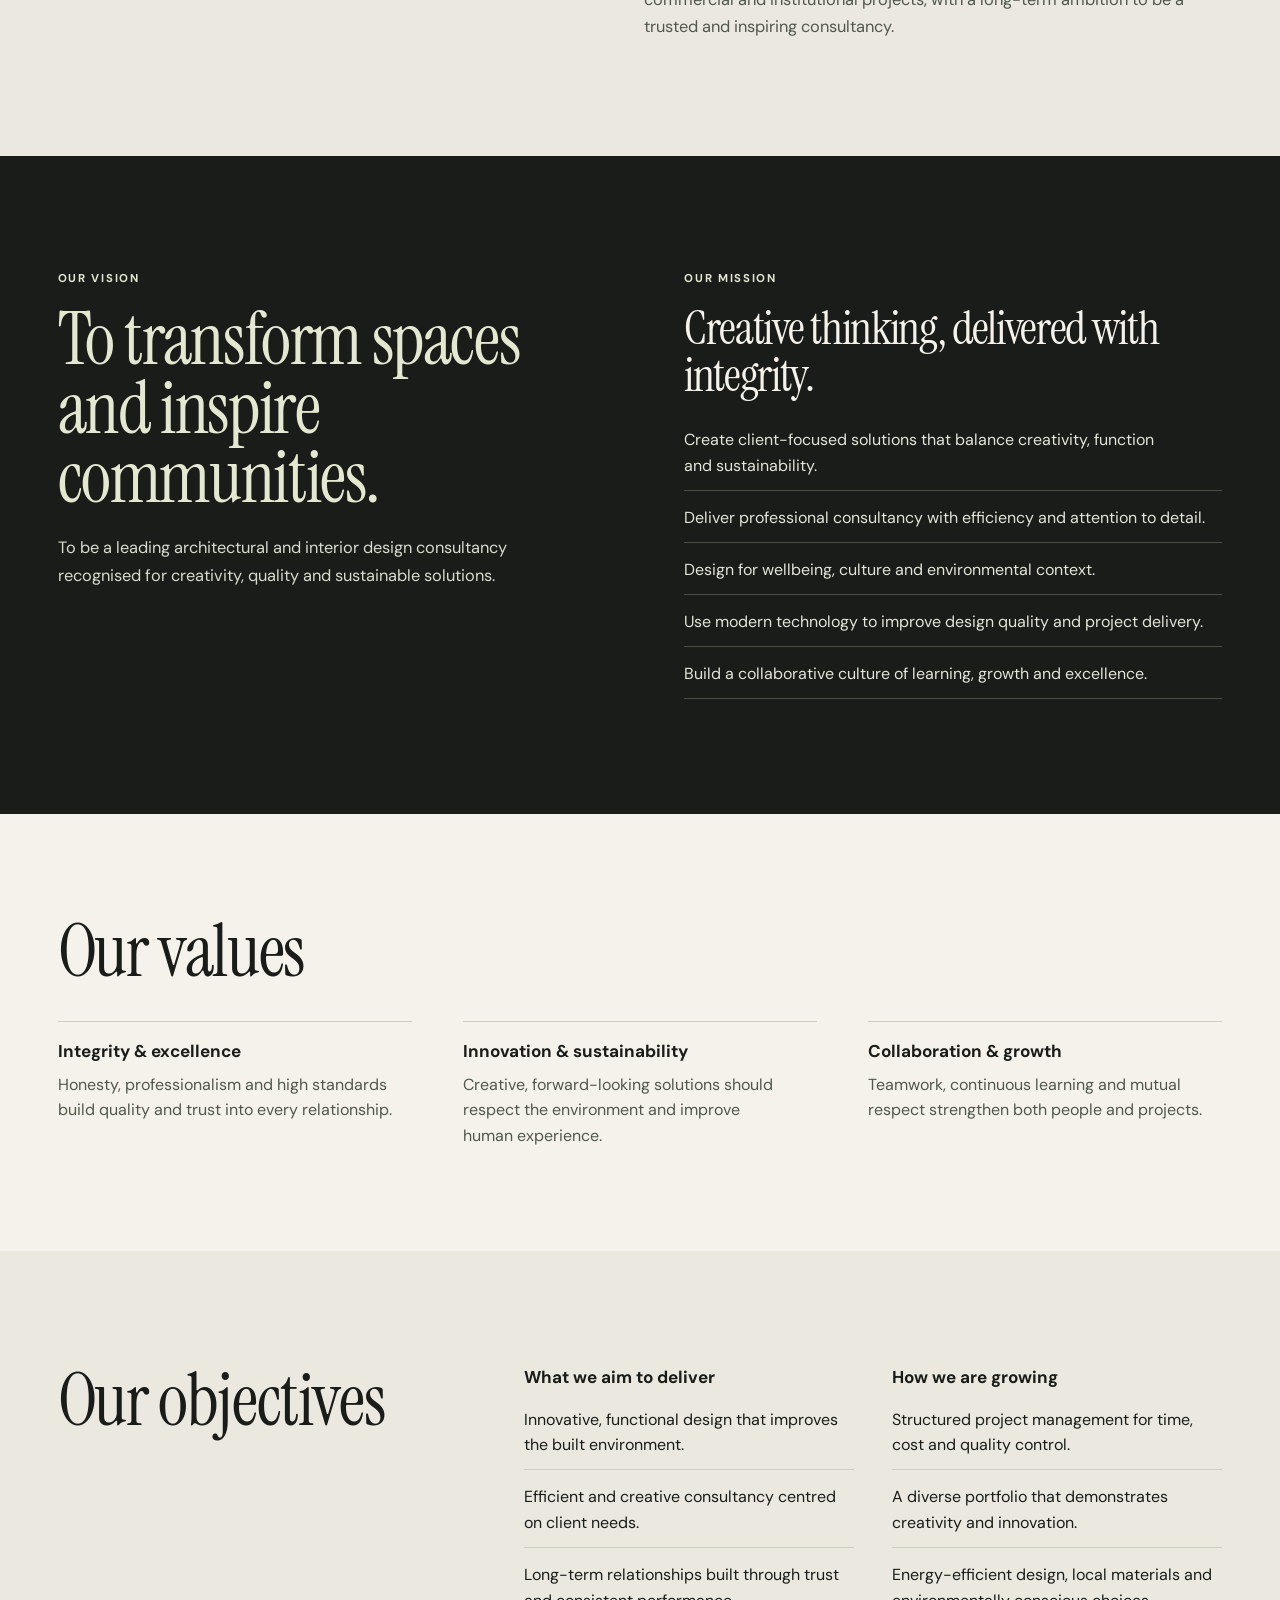
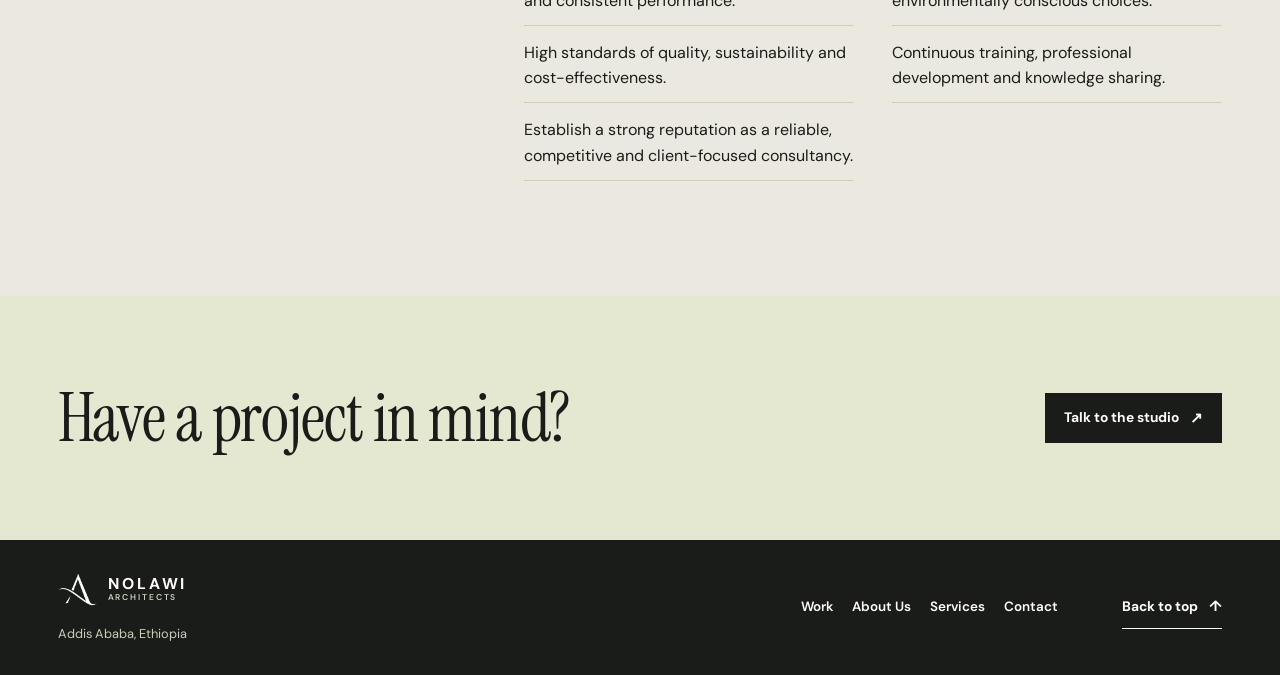
<file: studio.html>
<!doctype html>
<html lang="en">
<head>
  <meta charset="utf-8">
  <meta name="viewport" content="width=device-width,initial-scale=1">
  <meta name="theme-color" content="#191c18">
  <meta name="description" content="Meet Nolawi Consulting Architects &amp; Engineers, an Addis Ababa architecture and design practice founded in 2017.">
  <title>About Us | Nolawi Architects</title>
  <link rel="icon" href="assets/nolawi-favicon.png" type="image/png">
  <link rel="preload" href="assets/fonts/instrument-serif.woff2" as="font" type="font/woff2" crossorigin>
  <link rel="stylesheet" href="styles.css?v=20261125-5">
  <link rel="stylesheet" href="practice.css?v=20261125-5">
  <script src="script.js?v=20261125-5" defer></script>
</head>
<body id="top">
  <a class="skip-link" href="#main-content">Skip to main content</a>
  <header class="site-header">
    <div class="shell site-header-inner">
      <a class="brand" href="index.html" aria-label="Nolawi Architects home">
        <img src="assets/nolawi-icon-white.png" width="43" height="43" alt="">
        <span class="brand-type">Nolawi <small>Architects</small></span>
      </a>
      <button class="menu-toggle" type="button" aria-expanded="false" aria-controls="site-nav" hidden>
        <span class="menu-label">Menu</span><span class="menu-icon" aria-hidden="true"></span>
      </button>
      <nav class="site-nav" id="site-nav" aria-label="Primary">
        <a href="work.html">Work</a>
        <a href="studio.html" aria-current="page">About Us</a>
        <a href="services.html">Services</a>
        <a class="nav-cta" href="contact.html">Start a project <span aria-hidden="true">↗</span></a>
      </nav>
    </div>
  </header>
  <main id="main-content" class="practice-about" tabindex="-1">
    <section class="about-hero shell">
      <div class="about-hero-copy">
        <p class="eyebrow">About Nolawi</p>
        <h1 class="display practice-hero-title">An architecture studio rooted in <em>Addis Ababa.</em></h1>
        <p class="practice-lede">We create purposeful architecture and interiors by bringing creativity, precision and practical delivery into one connected process.</p>
        <p class="about-origin">Established in 2017 <span aria-hidden="true">·</span> Addis Ababa, Ethiopia</p>
      </div>
      <figure class="about-hero-image">
        <img src="assets/studio-workspace.jpg" width="1086" height="1448" alt="Workspace with a long meeting table, warm timber finishes and the Nolawi mark" fetchpriority="high" decoding="async">
      </figure>
    </section>

    <nav class="practice-index shell" aria-label="On this page">
      <a href="#practice">The practice</a>
      <a href="#history">Our history</a>
      <a href="#mission">Mission and values</a>
      <a href="#objectives">Objectives</a>
    </nav>

    <section class="practice-split shell" id="practice" aria-labelledby="practice-title">
      <div>
        <p class="eyebrow">The practice</p>
        <h2 class="display practice-title" id="practice-title">Design for everyday life.</h2>
      </div>
      <div class="practice-prose">
        <p>Founded on the belief that great design shapes the way people live, work and connect, Nolawi brings together architecture, interiors, engineering and project delivery.</p>
        <p>Every project balances function and beauty, responds to its setting and supports the people who will use it. From concept to completion, we work closely with clients to turn ideas into thoughtful, lasting environments.</p>
        <p>Craftsmanship, detail and sustainable practice guide our work, while modern tools and technologies help us move each design forward with clarity.</p>
        <a class="text-link" href="services.html">Explore our services <span aria-hidden="true">↗</span></a>
      </div>
    </section>

    <section class="about-history" id="history" aria-labelledby="history-title">
      <div class="practice-split shell">
        <div>
          <p class="eyebrow">Our history</p>
          <h2 class="display practice-title" id="history-title">The studio’s beginnings.</h2>
        </div>
        <div class="practice-prose">
          <p>Nolawi Consulting Architects &amp; Engineers was established in 2017 to provide creative, functional design solutions in architecture and interior design. Registered as a professional architectural consultancy office, the firm delivers work that balances innovation, practicality and aesthetics.</p>
          <p>The practice is grounded in professional expertise, human-centred design, attention to detail and sustainable thinking. Its portfolio spans residential, commercial and institutional projects, with a long-term ambition to be a trusted and inspiring consultancy.</p>
        </div>
      </div>
    </section>

    <section class="about-vision" id="mission" aria-label="Vision and mission">
      <div class="shell about-vision-grid">
        <div>
          <p class="eyebrow">Our vision</p>
          <h2 class="display practice-title">To transform spaces and inspire communities.</h2>
          <p>To be a leading architectural and interior design consultancy recognised for creativity, quality and sustainable solutions.</p>
        </div>
        <div>
          <p class="eyebrow">Our mission</p>
          <h2 class="display about-mission-title">Creative thinking, delivered with integrity.</h2>
          <ul class="practice-list">
            <li>Create client-focused solutions that balance creativity, function and sustainability.</li>
            <li>Deliver professional consultancy with efficiency and attention to detail.</li>
            <li>Design for wellbeing, culture and environmental context.</li>
            <li>Use modern technology to improve design quality and project delivery.</li>
            <li>Build a collaborative culture of learning, growth and excellence.</li>
          </ul>
        </div>
      </div>
    </section>

    <section class="about-values shell" aria-labelledby="values-title">
      <h2 class="display practice-title" id="values-title">Our values</h2>
      <div class="about-values-grid">
        <article><h3>Integrity &amp; excellence</h3><p>Honesty, professionalism and high standards build quality and trust into every relationship.</p></article>
        <article><h3>Innovation &amp; sustainability</h3><p>Creative, forward-looking solutions should respect the environment and improve human experience.</p></article>
        <article><h3>Collaboration &amp; growth</h3><p>Teamwork, continuous learning and mutual respect strengthen both people and projects.</p></article>
      </div>
    </section>

    <section class="about-objectives" id="objectives" aria-labelledby="objectives-title">
      <div class="practice-split shell">
        <h2 class="display practice-title" id="objectives-title">Our objectives</h2>
        <div class="objective-columns">
          <div>
            <h3>What we aim to deliver</h3>
            <ul class="practice-list">
              <li>Innovative, functional design that improves the built environment.</li>
              <li>Efficient and creative consultancy centred on client needs.</li>
              <li>Long-term relationships built through trust and consistent performance.</li>
              <li>High standards of quality, sustainability and cost-effectiveness.</li>
              <li>Establish a strong reputation as a reliable, competitive and client-focused consultancy.</li>
            </ul>
          </div>
          <div>
            <h3>How we are growing</h3>
            <ul class="practice-list">
              <li>Structured project management for time, cost and quality control.</li>
              <li>A diverse portfolio that demonstrates creativity and innovation.</li>
              <li>Energy-efficient design, local materials and environmentally conscious choices.</li>
              <li>Continuous training, professional development and knowledge sharing.</li>
            </ul>
          </div>
        </div>
      </div>
    </section>

    <section class="practice-cta">
      <div class="shell practice-cta-inner">
        <h2 class="display practice-title">Have a project in mind?</h2>
        <a class="button" href="contact.html">Talk to the studio <span aria-hidden="true">↗</span></a>
      </div>
    </section>
  </main>
  <footer class="site-footer">
    <div class="shell footer-inner">
      <div class="footer-address"><a class="brand" href="index.html" aria-label="Nolawi Architects home"><img src="assets/nolawi-icon-white.png" width="43" height="43" alt=""><span class="brand-type">Nolawi <small>Architects</small></span></a><p>Addis Ababa, Ethiopia</p></div>
      <nav class="footer-nav" aria-label="Footer"><a href="work.html">Work</a><a href="studio.html">About Us</a><a href="services.html">Services</a><a href="contact.html">Contact</a></nav>
      <a class="to-top text-link" href="#top">Back to top <span aria-hidden="true">↑</span></a>
    </div>
  </footer>
</body>
</html>
</file>
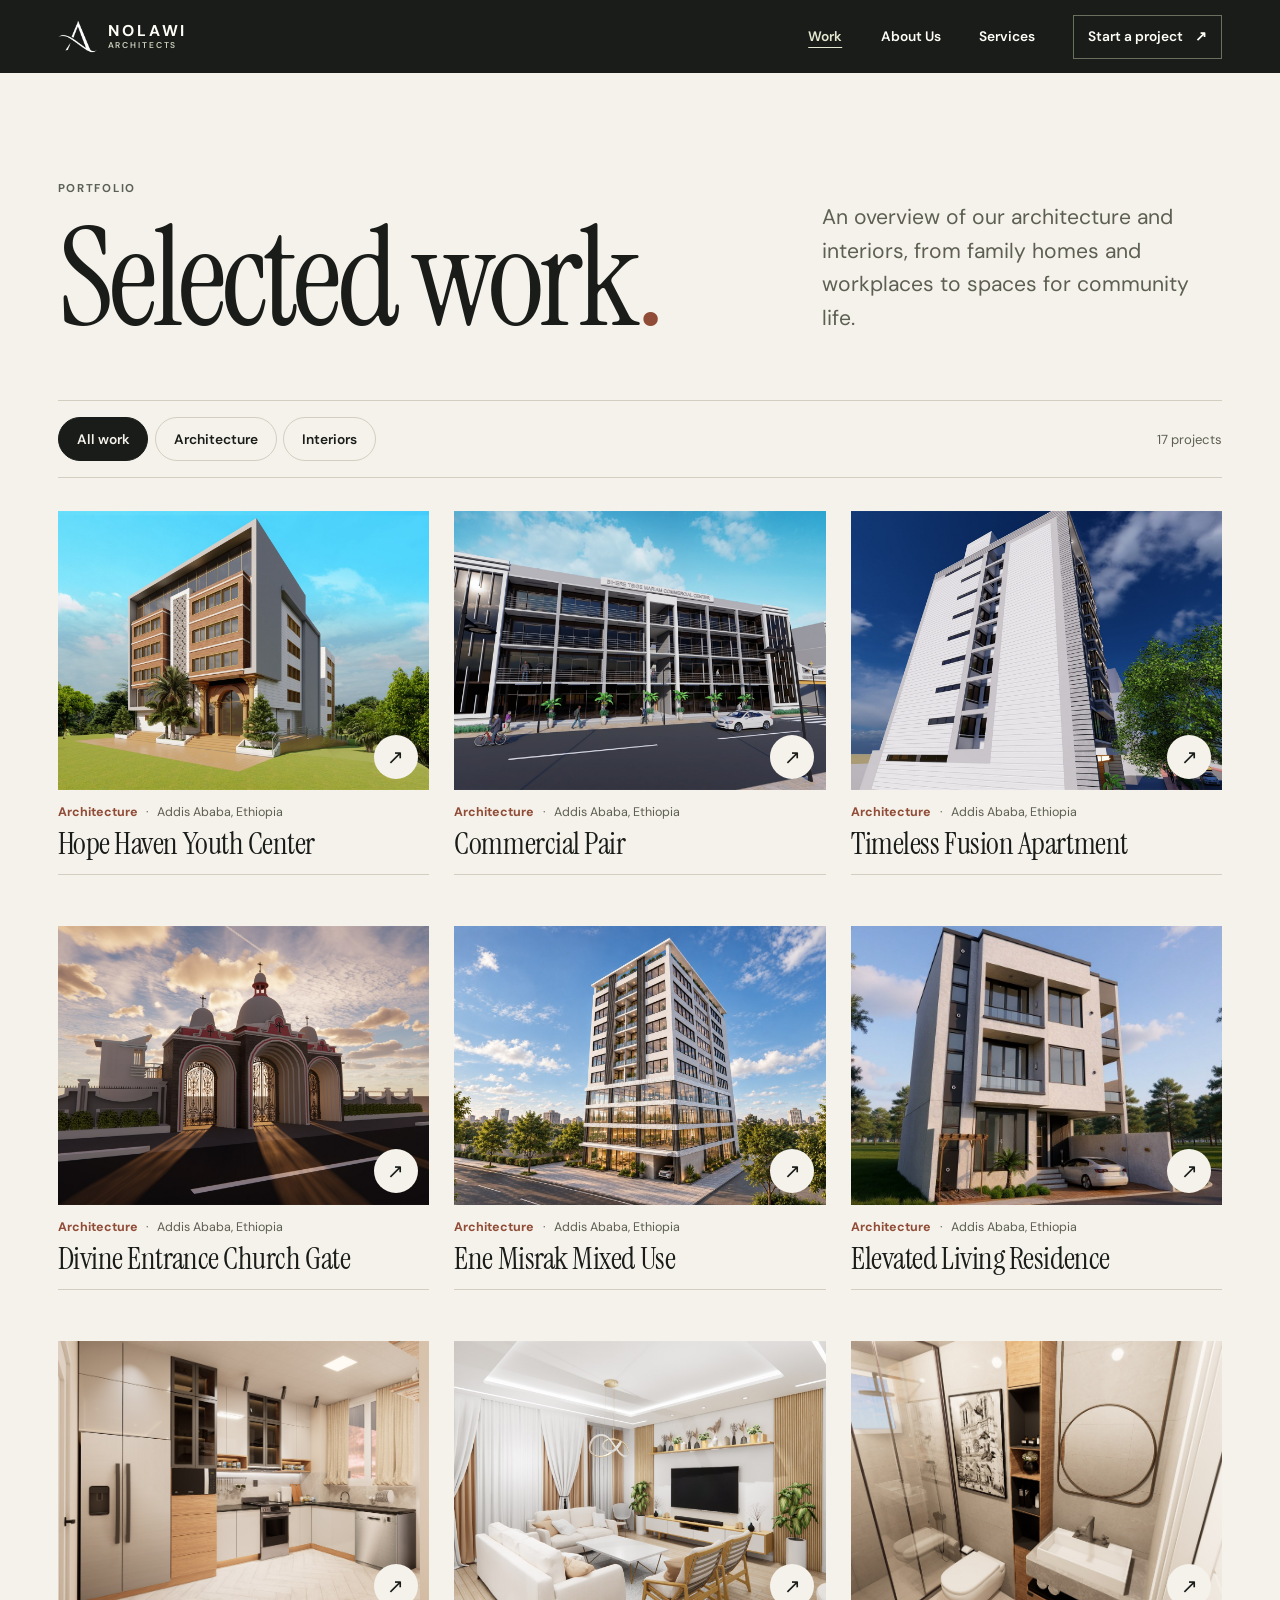
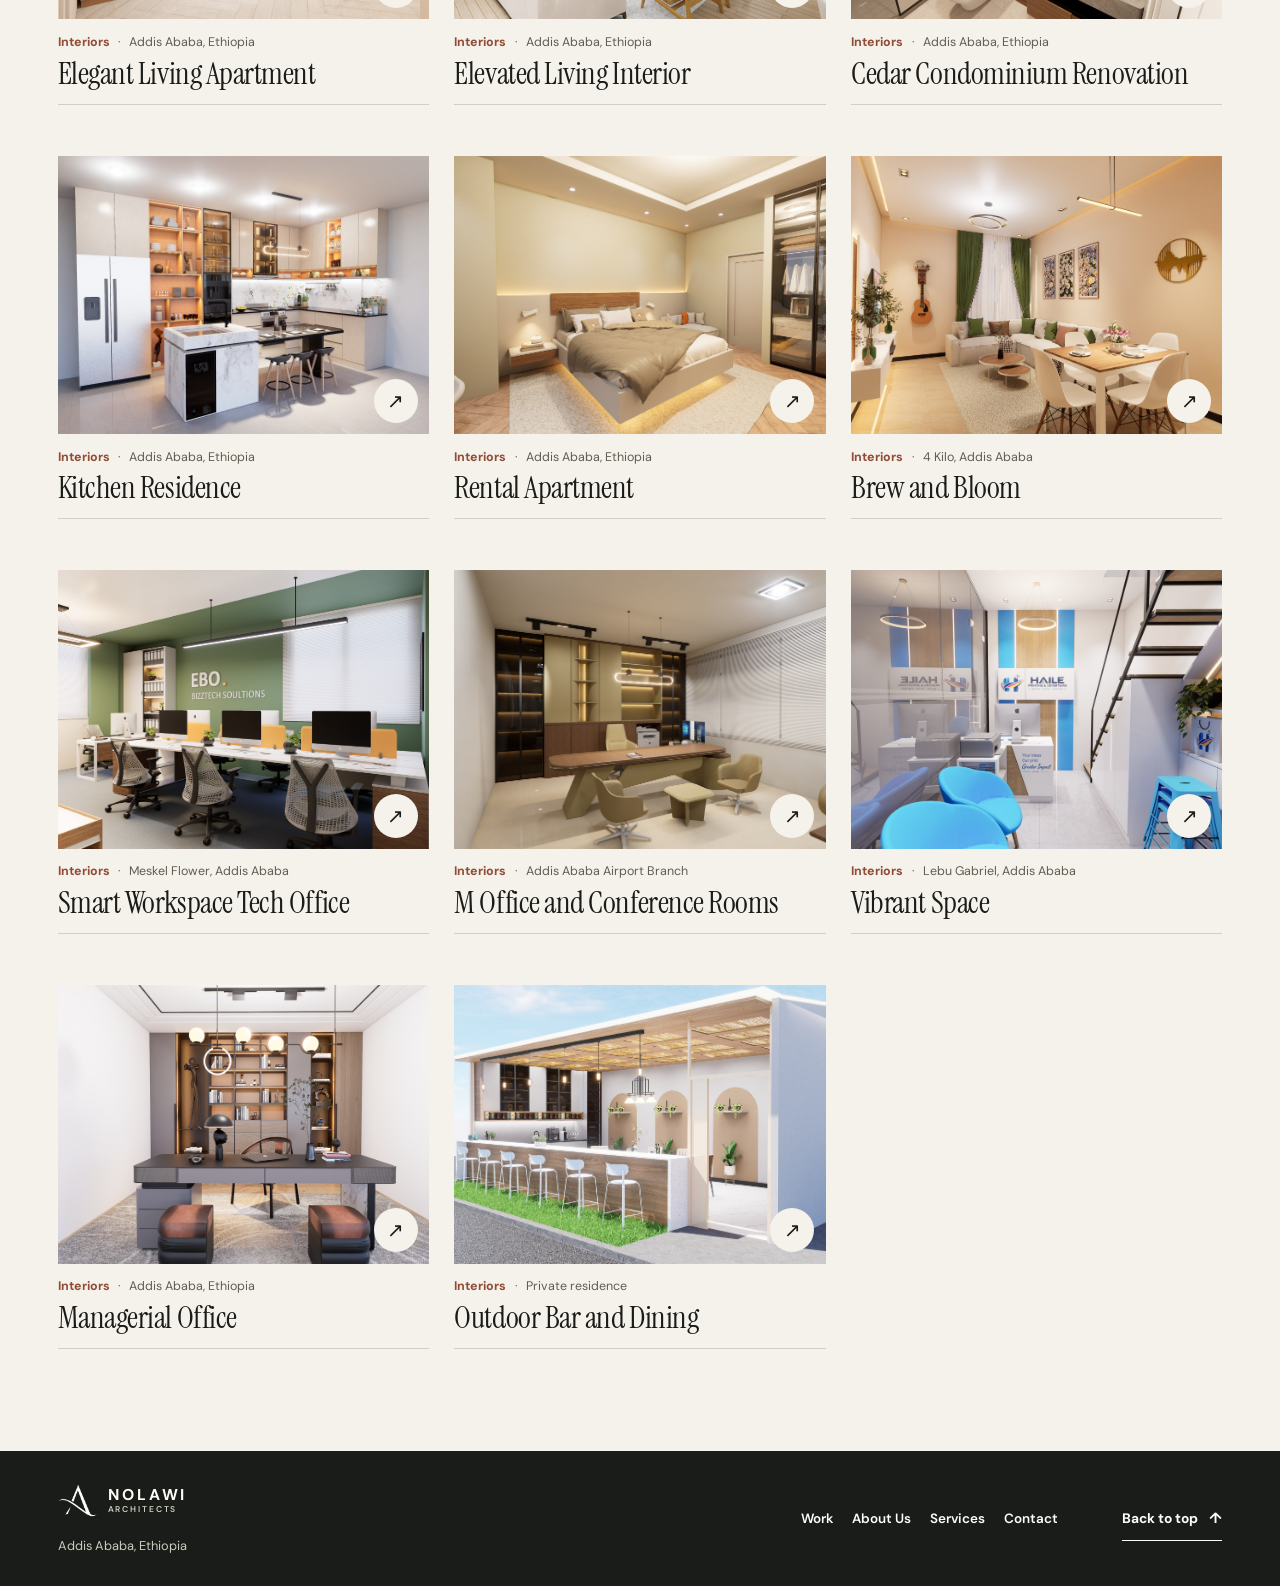
<file: work.html>
<!doctype html>
<html lang="en">
<head>
  <meta charset="utf-8">
  <meta name="viewport" content="width=device-width,initial-scale=1">
  <meta name="theme-color" content="#f5f2eb">
  <meta name="description" content="Explore Nolawi Architects’ architecture and interior design portfolio in Addis Ababa, Ethiopia.">
  <title>Selected Work | Nolawi Architects</title>
  <link rel="icon" href="assets/nolawi-favicon.png" type="image/png">
  <link rel="preload" href="assets/fonts/instrument-serif.woff2" as="font" type="font/woff2" crossorigin>
  <link rel="stylesheet" href="styles.css?v=20261125-5">
  <link rel="stylesheet" href="portfolio.css?v=20261125-5">
  <script src="script.js?v=20261125-5" defer></script>
</head>
<body id="top">
  <a class="skip-link" href="#main-content">Skip to main content</a>
  <header class="site-header">
    <div class="shell site-header-inner">
      <a class="brand" href="index.html" aria-label="Nolawi Architects home">
        <img src="assets/nolawi-icon-white.png" width="43" height="43" alt="">
        <span class="brand-type">Nolawi <small>Architects</small></span>
      </a>
      <button class="menu-toggle" type="button" aria-expanded="false" aria-controls="site-nav" hidden>
        <span class="menu-label">Menu</span><span class="menu-icon" aria-hidden="true"></span>
      </button>
      <nav class="site-nav" id="site-nav" aria-label="Primary">
        <a href="work.html" aria-current="page">Work</a>
        <a href="studio.html">About Us</a>
        <a href="services.html">Services</a>
        <a class="nav-cta" href="contact.html">Start a project <span aria-hidden="true">↗</span></a>
      </nav>
    </div>
  </header>
  <main class="portfolio-page" id="main-content" tabindex="-1">
    <section class="portfolio-intro shell" aria-labelledby="work-title">
      <div>
        <p class="eyebrow">Portfolio</p>
        <h1 class="display" id="work-title">Selected work<span>.</span></h1>
      </div>
      <p class="portfolio-intro-copy">An overview of our architecture and interiors, from family homes and workplaces to spaces for community life.</p>
    </section>
    <section class="portfolio-browse shell" aria-label="Browse projects">
      <div class="portfolio-toolbar" data-portfolio-toolbar hidden>
        <div class="portfolio-filters" role="group" aria-label="Filter projects by discipline">
          <button class="portfolio-filter" type="button" data-filter="all" aria-pressed="true">All work</button>
          <button class="portfolio-filter" type="button" data-filter="architecture" aria-pressed="false">Architecture</button>
          <button class="portfolio-filter" type="button" data-filter="interiors" aria-pressed="false">Interiors</button>
        </div>
        <p class="portfolio-count" data-portfolio-count role="status" aria-live="polite" aria-atomic="true"></p>
      </div>
      <div class="portfolio-grid" data-projects="all"></div>
      <noscript><p>Enable JavaScript to browse the project portfolio.</p></noscript>
    </section>
  </main>
  <footer class="site-footer">
    <div class="shell footer-inner">
      <div class="footer-address"><a class="brand" href="index.html" aria-label="Nolawi Architects home"><img src="assets/nolawi-icon-white.png" width="43" height="43" alt=""><span class="brand-type">Nolawi <small>Architects</small></span></a><p>Addis Ababa, Ethiopia</p></div>
      <nav class="footer-nav" aria-label="Footer"><a href="work.html">Work</a><a href="studio.html">About Us</a><a href="services.html">Services</a><a href="contact.html">Contact</a></nav>
      <a class="to-top text-link" href="#top">Back to top <span aria-hidden="true">↑</span></a>
    </div>
  </footer>
</body>
</html>
</file>
<file: styles.css>
@font-face {
  font-family: 'DM Sans';
  src: url('assets/fonts/dm-sans.woff2') format('woff2');
  font-style: normal;
  font-weight: 400 700;
  font-display: swap;
}

@font-face {
  font-family: 'Instrument Serif';
  src: url('assets/fonts/instrument-serif.woff2') format('woff2');
  font-style: normal;
  font-weight: 400;
  font-display: swap;
}

@font-face {
  font-family: 'Instrument Serif';
  src: url('assets/fonts/instrument-serif-italic.woff2') format('woff2');
  font-style: italic;
  font-weight: 400;
  font-display: swap;
}

:root {
  --paper: #f5f2eb;
  --white: #fffdf7;
  --ink: #191c18;
  --coal: #373c32;
  --quiet: #5a6055;
  --line: #d4d2c8;
  --accent: #e4e8d1;
  --clay: #904c36;
  --sand: #eae5d9;
  --dark: #242a22;
  --gutter: clamp(18px, 4.5vw, 76px);
  --edge: var(--gutter);
  --max: 1440px;
  --spacing: clamp(64px, 8.5vw, 132px);
  --sans: 'DM Sans', Arial, sans-serif;
  --display: 'Instrument Serif', Georgia, serif;
  --mono: var(--sans);
}

*, *::before, *::after { box-sizing: border-box; }
html { scroll-padding-top: 90px; }
body { margin: 0; background: var(--paper); color: var(--ink); font: 400 16px/1.6 var(--sans); }
[hidden] { display: none !important; }
img { display: block; width: auto; max-width: 100%; }
button, input, textarea, select { font: inherit; }
a { color: inherit; text-decoration: none; }
h1, h2, h3, p, figure { margin: 0; }
:focus-visible { outline: 3px solid #6f8c60; outline-offset: 4px; }
:where(.site-header, .site-footer, .hero) :focus-visible { outline-color: #d9edae; }
::selection { color: var(--ink); background: #dce5bc; }
main[tabindex="-1"]:focus { outline: none; }

.shell { width: min(calc(100% - 2 * var(--gutter)), var(--max)); margin-inline: auto; }
.display { font-family: var(--display); font-weight: 400; letter-spacing: -.028em; line-height: .98; }
.eyebrow, .section-no { font: 700 .71rem/1.4 var(--sans); letter-spacing: .15em; text-transform: uppercase; }
.eyebrow { color: var(--quiet); }
.section-no { color: var(--clay); }
.section-heading { display: flex; flex-wrap: wrap; justify-content: space-between; align-items: end; gap: 16px 28px; margin-bottom: clamp(26px, 4vw, 55px); }
.section-heading .display { margin-top: 9px; font-size: clamp(3.5rem, 6.8vw, 7rem); }
.page-intro { padding-block: clamp(55px, 8vw, 118px); }
.page-intro .display { font-size: clamp(3.9rem, 8.3vw, 8.5rem); }
.button, .text-link, .circle-arrow { display: inline-flex; align-items: center; justify-content: center; }
.button, .text-link { gap: .8em; font-size: .86rem; font-weight: 700; line-height: 1.25; }
.button { min-height: 50px; padding: 12px 18px; border: 1px solid transparent; background: var(--ink); color: var(--white); transition: background .2s, color .2s; }
.button:hover { background: #353f2e; }
.button--light { color: var(--ink); background: var(--accent); }
.button--light:hover { color: var(--ink); background: #f2f5e6; }
.text-link { width: fit-content; min-height: 44px; border-bottom: 1px solid currentColor; }
.text-link:hover { color: var(--clay); }
.button span, .text-link span { flex: none; font-size: 1.08em; }
.circle-arrow { flex: 0 0 auto; width: 44px; height: 44px; border: 1px solid currentColor; border-radius: 50%; font-size: 1.1rem; line-height: 1; transition: color .2s, background .2s, border-color .2s; }

.skip-link, .hero-motion:not(:focus-visible) { position: absolute; z-index: 40; width: 1px; height: 1px; overflow: hidden; clip-path: inset(50%); white-space: nowrap; }
.skip-link:focus { position: fixed; top: 12px; left: 12px; width: auto; height: auto; padding: 10px 16px; clip-path: none; color: var(--ink); background: var(--accent); }

.site-header { position: sticky; z-index: 20; top: 0; color: var(--white); background: var(--ink); }
.site-header-inner { display: flex; align-items: center; justify-content: space-between; min-height: 73px; gap: 22px; }
.brand { display: inline-flex; width: fit-content; align-items: center; gap: 11px; flex-shrink: 0; }
.brand img { width: 39px; height: 39px; object-fit: contain; }
.brand-type { display: grid; gap: 3px; font-size: .98rem; font-weight: 700; line-height: 1; letter-spacing: .19em; text-transform: uppercase; }
.brand-type small { font-size: .53rem; font-weight: 600; letter-spacing: .22em; color: #c8cebb; }
.site-nav { display: flex; align-items: center; gap: clamp(17px, 3vw, 44px); font-size: .86rem; font-weight: 600; }
.site-nav a { display: inline-flex; min-height: 44px; align-items: center; white-space: nowrap; }
.site-nav a:hover, .site-nav a[aria-current="page"] { color: var(--accent); }
.site-nav a[aria-current="page"]:not(.nav-cta) { text-decoration: underline; text-underline-offset: 6px; }
.site-nav .nav-cta { gap: 12px; padding-inline: 14px; border: 1px solid #69715e; }
.site-nav .nav-cta:hover, .site-nav .nav-cta[aria-current="page"] { border-color: var(--accent); background: var(--accent); color: var(--ink); }
.menu-toggle { display: none; }

.hero { position: relative; isolation: isolate; display: grid; min-height: clamp(625px, 83svh, 870px); background: #303931; color: var(--white); }
.hero-slides, .hero::after { position: absolute; z-index: -1; inset: 0; overflow: hidden; }
.hero-slide { position: absolute; inset: 0; width: 100%; height: 100%; object-fit: cover; object-position: center 48%; opacity: 0; transition: opacity 1.4s ease; }
.hero-slide.is-active { z-index: 1; opacity: 1; }
.hero-slide.is-leaving { opacity: 1; }
.hero.is-rotating .hero-slide:is(.is-active, .is-leaving) { animation: hero-zoom 11.5s linear both; }
.hero.is-motion-paused .hero-slide { animation-play-state: paused; }
@keyframes hero-zoom {
  from { transform: scale(1); }
  to { transform: scale(1.055); }
}
.hero-slide[data-project="ebo-bizztech"] { object-position: center 54%; }
.hero::after { content: ''; background: linear-gradient(90deg, rgba(14, 19, 15, .86), rgba(14, 19, 15, .50) 44%, rgba(14, 19, 15, .12) 84%), linear-gradient(0deg, rgba(14, 19, 15, .75), transparent 39%); }
.hero-inner { display: grid; grid-template-rows: 1fr auto; gap: 48px; padding-block: 58px 25px; }
.hero-intro { align-self: center; }
.hero .eyebrow { color: var(--accent); }
.hero .eyebrow span { margin-inline: .35em; opacity: .7; }
.hero .display { max-width: 12ch; margin: 18px 0 22px; font-size: clamp(5rem, 10.4vw, 10.9rem); line-height: .88; }
.hero .display em { display: block; font-weight: 400; color: var(--accent); }
.hero-copy { max-width: 39ch; margin-bottom: 25px; font-size: clamp(1rem, 1.5vw, 1.18rem); color: #faf9f4; text-wrap: pretty; }
.hero-foot { position: relative; display: flex; justify-content: flex-end; padding-top: 15px; border-top: 1px solid rgba(255,255,255,.38); }
.hero-project { display: inline-flex; align-items: center; gap: 14px; min-height: 44px; }
.hero-project small, .hero-project strong { display: block; line-height: 1.3; }
.hero-project small { margin-bottom: 4px; color: var(--accent); font-size: .67rem; font-weight: 700; letter-spacing: .12em; text-transform: uppercase; }
.hero-project strong { font-size: clamp(.9rem, 1.45vw, 1.22rem); }
.hero-project:hover .circle-arrow { color: var(--ink); border-color: var(--accent); background: var(--accent); }
.hero-motion { align-self: center; margin-right: auto; padding: 8px; border: 1px solid var(--accent); color: var(--white); background: var(--ink); cursor: pointer; }

.featured { padding-block: var(--spacing); }
.home-projects { display: grid; grid-template-columns: minmax(0, 1.4fr) minmax(0, 1fr); gap: 28px clamp(16px, 2.4vw, 36px); }
.home-project { display: flex; flex-direction: column; min-width: 0; border-bottom: 1px solid var(--line); }
.home-project--lead { grid-row: span 2; }
.home-project-image { flex: 1; overflow: hidden; aspect-ratio: 1.93; background: var(--sand); }
.home-project--lead .home-project-image { aspect-ratio: auto; }
.home-project-image img { width: 100%; height: 100%; object-fit: cover; transition: transform .6s ease; }
.home-project--lead img { object-position: 52% center; }
.home-project:hover img { transform: scale(1.035); }
.home-project-info { display: flex; min-height: 83px; align-items: center; justify-content: space-between; gap: 12px; padding-block: 12px; }
.home-project-info .eyebrow { font-size: .64rem; letter-spacing: .1em; }
.home-project-info h3 { margin-top: 3px; font-size: clamp(.96rem, 1.6vw, 1.3rem); font-weight: 600; line-height: 1.35; }
.home-project:hover .circle-arrow, .service-row:hover .circle-arrow { background: var(--ink); color: var(--white); border-color: var(--ink); }

.home-practice { padding-block: var(--spacing); background: var(--dark); color: var(--white); }
.home-practice-inner { display: grid; grid-template-columns: minmax(0, 1.12fr) minmax(0, 1fr); align-items: center; gap: clamp(30px, 7vw, 102px); }
.practice-image img { width: 100%; aspect-ratio: 1.26; object-fit: cover; }
.practice-image figcaption { margin-top: 8px; font-size: .82rem; color: var(--accent); }
.practice-image figcaption a { display: inline-flex; align-items: center; gap: 8px; min-height: 44px; text-decoration: underline; text-underline-offset: 4px; }
.practice-intro .display, .home-services .display { margin-block: 12px 18px; font-size: clamp(3.3rem, 5.6vw, 6rem); }
.practice-intro .eyebrow, .practice-intro em { color: var(--accent); }
.practice-intro em { display: block; }
.practice-intro > p:not(.eyebrow) { max-width: 48ch; margin-bottom: 16px; color: #e7eadf; }
.practice-intro .text-link:hover { color: var(--accent); }

.home-services { display: grid; grid-template-columns: minmax(0, .85fr) minmax(0, 1.15fr); gap: clamp(26px, 6vw, 96px); padding-block: var(--spacing); }
.services-intro { max-width: 40ch; color: var(--quiet); }
.service-row { display: grid; grid-template-columns: minmax(5.3rem, .75fr) minmax(0, 1fr) auto; align-items: center; gap: 12px; padding-block: 13px; border-top: 1px solid var(--line); }
.service-row:nth-child(3) { border-bottom: 1px solid var(--line); }
.service-row strong { font: 400 clamp(1.9rem, 3vw, 2.8rem)/1 var(--display); }
.service-row > span:not(.circle-arrow) { color: var(--quiet); font-size: .84rem; line-height: 1.35; }
.service-rows > .text-link { margin-top: 14px; }

.contact-panel { padding-block: clamp(46px, 6.5vw, 90px); color: var(--ink); background: var(--accent); }
.contact-panel-inner { display: flex; justify-content: space-between; align-items: end; flex-wrap: wrap; gap: 22px; }
.contact-panel .display { margin-top: 10px; font-size: clamp(3.4rem, 6.2vw, 6.6rem); }
.site-footer { padding-block: 30px; background: var(--ink); color: var(--white); }
.footer-inner { display: grid; grid-template-columns: minmax(0, 1fr) auto auto; align-items: center; gap: 20px clamp(24px, 5vw, 70px); }
.footer-address p { margin-top: 8px; color: #c8cebb; font-size: .8rem; }
.footer-nav { display: flex; flex-wrap: wrap; gap: 1px 19px; font-size: .84rem; font-weight: 600; }
.footer-nav a { display: inline-flex; align-items: center; min-height: 44px; }
.footer-nav a:hover, .site-footer .text-link:hover { color: var(--accent); }
.to-top { justify-self: start; white-space: nowrap; }

@media (max-width: 760px) {
  .site-header-inner { flex-wrap: wrap; gap: 0 10px; min-height: 64px; }
  .brand { min-height: 53px; }
  .brand img { width: 34px; height: 34px; }
  .menu-toggle { display: inline-flex; align-items: center; justify-content: center; gap: 11px; min-height: 44px; padding: 5px 9px; border: 1px solid #69715e; background: transparent; color: var(--white); cursor: pointer; font-size: .78rem; font-weight: 700; }
  .menu-icon { position: relative; width: 15px; height: 11px; border-top: 1px solid; border-bottom: 1px solid; }
  .menu-toggle[aria-expanded="true"] .menu-icon { border: 0; }
  .menu-toggle[aria-expanded="true"] .menu-icon::before, .menu-toggle[aria-expanded="true"] .menu-icon::after { position: absolute; inset: 5px 0 auto; height: 1px; content: ''; background: currentColor; transform: rotate(45deg); }
  .menu-toggle[aria-expanded="true"] .menu-icon::after { transform: rotate(-45deg); }
  .site-nav { flex: 1 0 100%; flex-wrap: wrap; gap: 0 16px; padding-bottom: 7px; }
  .site-nav .nav-cta { padding-inline: 8px; }
  .nav-enhanced .site-nav { position: absolute; inset: 100% 0 auto; display: none; flex-direction: column; align-items: stretch; gap: 0; max-height: calc(100dvh - 64px); overflow: auto; padding: 4px var(--gutter) 20px; border-top: 1px solid #424838; background: var(--ink); }
  .nav-enhanced .site-nav.is-open { display: flex; }
  .nav-enhanced .site-nav a { min-height: 53px; border-bottom: 1px solid #424838; }
  .nav-enhanced .site-nav .nav-cta { margin-top: 10px; padding-inline: 12px; border: 1px solid #69715e; justify-content: space-between; }
  .hero { min-height: clamp(375px, 48svh, 460px); }
  .hero-inner { gap: 16px; padding-block: 23px 12px; }
  .hero .display { margin-block: 10px 12px; font-size: clamp(3.4rem, 12vw, 5.7rem); }
  .hero-copy { margin-bottom: 13px; font-size: .96rem; line-height: 1.45; }
  .hero-intro .button { min-height: 44px; padding: 8px 14px; }
  .hero-foot { padding-top: 9px; }
  .hero-project .circle-arrow { width: 40px; height: 40px; }
  .featured { padding-top: 22px; }
  .featured .section-heading { gap: 4px 12px; margin-bottom: 15px; align-items: end; }
  .featured .section-heading .display { margin-top: 4px; font-size: clamp(2.35rem, 10vw, 4.2rem); }
  .featured .section-heading .text-link { white-space: nowrap; font-size: .76rem; }
  .hero::after { background: linear-gradient(90deg, rgba(14,19,15,.73), rgba(14,19,15,.29)), linear-gradient(0deg, rgba(14,19,15,.79), transparent 70%); }
  .hero-motion:focus-visible { position: absolute; bottom: calc(100% + 12px); left: 0; }
  .home-projects, .home-practice-inner, .home-services { grid-template-columns: minmax(0, 1fr); }
  .home-project--lead { grid-row: auto; }
  .home-project .home-project-image { aspect-ratio: 1.4; }
  .home-project-info { min-height: 75px; }
  .home-practice .practice-image { grid-row: 2; }
  .footer-inner { grid-template-columns: minmax(0, 1fr) auto; }
  .footer-nav { grid-row: 2; grid-column: 1 / -1; }
}

@media (max-width: 380px) {
  .hero .display { font-size: clamp(3.1rem, 13.8vw, 3.4rem); }
  .hero .eyebrow { font-size: .63rem; letter-spacing: .105em; }
  .featured .section-heading { flex-wrap: nowrap; }
  .featured .section-heading .display { font-size: 2.15rem; }
  .service-row { grid-template-columns: minmax(4.4rem, .66fr) minmax(0, 1fr) auto; gap: 7px; }
  .footer-inner { gap: 14px 8px; }
}

@media (prefers-reduced-motion: reduce) {
  *, *::before, *::after { animation-duration: .01ms !important; transition-duration: .01ms !important; }
  .hero.is-rotating .hero-slide { animation: none !important; }
}
</file>
<file: contact.css>
.contact-page {
  --contact-ink: #191c18;
  --contact-muted: #53584d;
  --contact-line: #cfccbf;
  --contact-paper: #f5f2eb;
  --contact-tint: #e4e8d1;
  --contact-rust: #904c36;
  padding-bottom: clamp(4.5rem, 9vw, 9rem);
  background: var(--contact-paper);
  color: var(--contact-ink);
}

.contact-intro {
  display: grid;
  grid-template-columns: minmax(0, 1.8fr) minmax(16rem, 1fr);
  align-items: end;
  gap: clamp(2rem, 6vw, 6rem);
  padding-block: clamp(3.5rem, 7vw, 7.5rem) clamp(2rem, 5vw, 4.5rem);
  border-bottom: 1px solid var(--contact-line);
}

.contact-intro .eyebrow {
  margin-bottom: 1.2rem;
  color: var(--contact-rust);
}

.contact-intro h1 {
  font-size: clamp(4.25rem, 8.5vw, 8.75rem);
  line-height: .88;
  text-wrap: balance;
}

.contact-intro h1 em {
  color: var(--contact-rust);
}

.contact-intro-copy {
  max-width: 29rem;
  padding-bottom: .4rem;
}

.contact-intro-copy p:first-child {
  font-size: clamp(1.15rem, 2vw, 1.5rem);
  line-height: 1.4;
}

.contact-intro-copy p + p {
  margin-top: .85rem;
  color: var(--contact-muted);
  line-height: 1.6;
}

.contact-layout {
  display: grid;
  grid-template-columns: minmax(0, 1.25fr) minmax(0, 1fr);
  align-items: start;
  gap: clamp(2rem, 7vw, 7rem);
  padding-top: clamp(2.25rem, 5vw, 4.5rem);
}

.contact-methods h2,
.contact-visit h2 {
  font-size: clamp(2.5rem, 4.25vw, 4.25rem);
  line-height: .98;
}

.contact-details {
  margin: clamp(1.5rem, 4vw, 3rem) 0 0;
  border-top: 1px solid var(--contact-line);
}

.contact-detail {
  display: grid;
  grid-template-columns: minmax(5.5rem, 1fr) minmax(0, 3fr);
  align-items: baseline;
  gap: .45rem clamp(.5rem, 3vw, 2rem);
  padding-block: 1rem;
  border-bottom: 1px solid var(--contact-line);
}

.contact-detail dt {
  color: var(--contact-muted);
  font-size: .72rem;
  font-weight: 650;
  letter-spacing: .09em;
  text-transform: uppercase;
}

.contact-detail dd {
  min-width: 0;
  margin: 0;
}

.contact-detail a {
  color: inherit;
  text-decoration: underline;
  text-decoration-color: transparent;
  text-decoration-thickness: 1px;
  text-underline-offset: .2em;
}

.contact-detail a:hover {
  color: var(--contact-rust);
  text-decoration-color: currentColor;
}

.contact-detail--email {
  display: block;
  padding-block: 1.15rem 1.4rem;
}

.contact-email-link {
  display: flex;
  justify-content: space-between;
  align-items: center;
  gap: .65rem;
  margin-top: .65rem;
  font-size: clamp(1rem, 2.5vw, 2.15rem);
  line-height: 1.25;
  letter-spacing: -.04em;
  overflow-wrap: anywhere;
}

.contact-email-arrow {
  display: inline-grid;
  flex: 0 0 2.55rem;
  width: 2.55rem;
  height: 2.55rem;
  place-items: center;
  border: 1px solid var(--contact-line);
  border-radius: 50%;
  font-size: 1.15rem;
}

.contact-email-link:hover .contact-email-arrow {
  border-color: var(--contact-rust);
}

.contact-phone {
  display: flex;
  flex-wrap: wrap;
  gap: .1rem 1.4rem;
}

.contact-phone a {
  display: inline-block;
  white-space: nowrap;
}

.contact-visit {
  background: var(--contact-tint);
}

.contact-visit-image {
  display: block;
  width: 100%;
  height: auto;
  max-height: 22rem;
  aspect-ratio: 16 / 9;
  object-fit: cover;
  object-position: center 56%;
}

.contact-visit-content {
  padding: clamp(1.55rem, 3.5vw, 3.5rem);
}

.contact-visit address {
  margin-top: 1rem;
  font-style: normal;
  line-height: 1.55;
}

.contact-visit-content p {
  margin-top: .8rem;
  color: var(--contact-muted);
  font-size: .87rem;
}

.contact-visit .button {
  margin-top: 1.45rem;
}

@media (max-width: 50rem) {
  .contact-intro,
  .contact-layout {
    grid-template-columns: minmax(0, 1fr);
  }

  .contact-intro {
    gap: 1.4rem;
  }

  .contact-intro h1 {
    max-width: 11ch;
    font-size: clamp(3.8rem, 11vw, 6rem);
    text-wrap: initial;
  }

  .contact-email-link {
    font-size: clamp(1.05rem, 5vw, 1.75rem);
  }
}

@media (max-width: 23rem) {
  .contact-intro h1 {
    font-size: 3.35rem;
  }

  .contact-detail {
    grid-template-columns: minmax(4.2rem, .75fr) minmax(0, 2fr);
  }
}
</file>
<file: portfolio.css>
/* Portfolio index and case studies */
.portfolio-page,
.case-study {
  --portfolio-line: #d3cec1;
  --portfolio-muted: #5d5f52;
  --portfolio-ink: #191c18;
  --portfolio-paper: #f5f2eb;
  --portfolio-accent: #904c36;
  --portfolio-olive: #e4e8d1;
  color: var(--portfolio-ink);
  background: var(--portfolio-paper);
}

.portfolio-page [hidden],
.case-study [hidden] { display: none !important; }

.portfolio-intro {
  display: grid;
  grid-template-columns: minmax(0, 1fr) minmax(15rem, 25rem);
  align-items: end;
  gap: 2rem;
  padding-block: clamp(4rem, 8.4vw, 8.5rem) clamp(2.25rem, 5vw, 4.75rem);
}

.portfolio-intro h1,
.case-header h1 {
  margin-block: .18em 0;
  font-size: clamp(4.25rem, 10.7vw, 11.75rem);
  line-height: .84;
  letter-spacing: -.036em;
}

.portfolio-intro h1 span { color: var(--portfolio-accent); }

.portfolio-intro-copy,
.case-lead p {
  max-width: 35ch;
  margin: 0;
  color: var(--portfolio-muted);
  font-size: clamp(1rem, 1.65vw, 1.36rem);
  line-height: 1.6;
}

.portfolio-browse { padding-bottom: clamp(4.5rem, 8vw, 8rem); }

.portfolio-toolbar {
  display: flex;
  align-items: center;
  justify-content: space-between;
  gap: .8rem 1.5rem;
  padding-block: 1rem;
  border-block: 1px solid var(--portfolio-line);
}

.portfolio-filters {
  display: flex;
  flex-wrap: wrap;
  gap: .4rem;
}

.portfolio-filter {
  min-height: 44px;
  padding: .48rem 1.12rem;
  border: 1px solid var(--portfolio-line);
  border-radius: 2rem;
  color: var(--portfolio-ink);
  background: transparent;
  cursor: pointer;
  font: inherit;
  font-size: .86rem;
  font-weight: 600;
  transition: background-color .18s, color .18s, border-color .18s;
}

.portfolio-filter:hover { border-color: var(--portfolio-ink); }

.portfolio-filter[aria-pressed="true"] {
  color: var(--portfolio-paper);
  border-color: var(--portfolio-ink);
  background: var(--portfolio-ink);
}

.portfolio-count,
.case-gallery-header > p {
  margin: 0;
  color: var(--portfolio-muted);
  font-size: .82rem;
  font-variant-numeric: tabular-nums;
}

.portfolio-grid {
  display: grid;
  grid-template-columns: repeat(3, minmax(0, 1fr));
  gap: clamp(1.8rem, 4vw, 3.75rem) clamp(.95rem, 2vw, 2rem);
  padding-top: clamp(1.25rem, 2.6vw, 2.5rem);
}

.portfolio-card {
  display: block;
  min-width: 0;
  color: inherit;
  text-decoration: none;
}

.portfolio-card-media,
.case-gallery-thumb {
  position: relative;
  display: block;
  overflow: hidden;
  aspect-ratio: 8 / 6;
  background: #ddd8cb;
}

.portfolio-card-media img,
.case-gallery-thumb img,
.case-next-link img {
  width: 100%;
  height: 100%;
  object-fit: cover;
  transition: transform .55s cubic-bezier(.2, .65, .3, 1);
}

.portfolio-card:hover img,
.portfolio-card:focus-visible img,
.case-gallery-thumb:hover img,
.case-gallery-thumb:focus-visible img,
.case-next-link:hover img,
.case-next-link:focus-visible img { transform: scale(1.04); }

.portfolio-card-arrow,
.case-gallery-expand,
.case-next-arrow {
  display: grid;
  width: 2.75rem;
  aspect-ratio: 1;
  place-items: center;
  border: 1px solid transparent;
  border-radius: 50%;
  color: var(--portfolio-ink);
  background: var(--portfolio-paper);
  font-size: 1.25rem;
  transition: background-color .18s, color .18s;
}

.portfolio-card-arrow,
.case-gallery-expand {
  position: absolute;
  inset: auto .7rem .7rem auto;
}

.portfolio-card:hover .portfolio-card-arrow,
.portfolio-card:focus-visible .portfolio-card-arrow,
.case-gallery-thumb:hover .case-gallery-expand,
.case-gallery-thumb:focus-visible .case-gallery-expand,
.case-next-link:hover .case-next-arrow,
.case-next-link:focus-visible .case-next-arrow {
  color: var(--portfolio-paper);
  background: var(--portfolio-ink);
  border-color: currentColor;
}

.portfolio-card-copy {
  display: grid;
  gap: .3rem;
  padding-block: .85rem;
  border-bottom: 1px solid var(--portfolio-line);
}

.portfolio-card-meta {
  display: flex;
  flex-wrap: wrap;
  align-items: baseline;
  gap: .3rem .55rem;
  margin: 0;
  color: var(--portfolio-muted);
  font-size: .78rem;
}

.portfolio-card-meta > span:first-child {
  color: var(--portfolio-accent);
  font-weight: 700;
}

.portfolio-card-title {
  margin: 0;
  font-size: clamp(1.6rem, 2.4vw, 2.75rem);
  line-height: 1.05;
  letter-spacing: -.015em;
}

.case-header { padding-block: clamp(2rem, 4vw, 4rem) clamp(1.5rem, 4.4vw, 4rem); }

.case-back,
.case-gallery-link {
  display: inline-flex;
  align-items: center;
  gap: .55rem;
  min-height: 44px;
  color: var(--portfolio-ink);
  font-size: .88rem;
  font-weight: 600;
  text-decoration: none;
}

.case-back:hover,
.case-gallery-link:hover,
.case-back:focus-visible,
.case-gallery-link:focus-visible { text-decoration: underline; text-underline-offset: .22em; }

.case-back span,
.case-gallery-link span { color: var(--portfolio-accent); }
.case-back { margin-bottom: clamp(.95rem, 2.5vw, 2rem); }

.case-intro {
  display: grid;
  grid-template-columns: minmax(0, 1fr) minmax(14rem, 22rem);
  align-items: end;
  gap: clamp(1rem, 5vw, 4rem);
}

.case-kicker {
  display: flex;
  flex-wrap: wrap;
  align-items: baseline;
  gap: .3rem .65rem;
  color: var(--portfolio-accent);
}

.case-header h1 {
  max-width: 14ch;
  font-size: clamp(3.95rem, 9.35vw, 9.25rem);
  overflow-wrap: break-word;
}

.case-lead { display: grid; justify-items: start; gap: .6rem; }

.case-cover {
  display: block;
  margin-block: 0;
  aspect-ratio: 1.85;
  max-height: 78vh;
  overflow: hidden;
  background: #ddd8cb;
}

.case-cover img { width: 100%; height: 100%; object-fit: cover; }

.case-overview {
  display: grid;
  grid-template-columns: minmax(10rem, .55fr) minmax(0, 1fr);
  gap: 2rem clamp(2.5rem, 8vw, 9rem);
  padding-block: clamp(3.5rem, 7.8vw, 8.5rem);
}

.case-overview h2,
.case-gallery-header h2 {
  margin: 0;
  font-size: clamp(3rem, 5.6vw, 6.5rem);
  line-height: .95;
  letter-spacing: -.025em;
}

.case-overview h2 { max-width: 8ch; }

.case-facts {
  display: grid;
  grid-template-columns: repeat(2, minmax(0, 1fr));
  gap: 1rem;
  margin: 0 0 clamp(1.6rem, 3vw, 2.7rem);
  padding: 0;
}

.case-facts > div {
  padding-block: .9rem .3rem;
  border-top: 1px solid var(--portfolio-line);
}

.case-facts dt {
  margin: 0 0 .38rem;
  color: var(--portfolio-accent);
  font-size: .75rem;
  font-weight: 700;
}

.case-facts dd { margin: 0; overflow-wrap: anywhere; }

.case-prose {
  max-width: 65ch;
  color: #343731;
  font-size: clamp(1.02rem, 1.5vw, 1.22rem);
  line-height: 1.75;
}

.case-prose p { margin: 0 0 1.15em; }
.case-prose p:last-child { margin-bottom: 0; }
.case-inquiry { margin-top: 1.55rem; }

.case-gallery {
  padding-block: clamp(3.5rem, 7vw, 7rem);
  color: var(--portfolio-paper);
  background: var(--portfolio-ink);
}

.case-gallery-header {
  display: flex;
  justify-content: space-between;
  align-items: end;
  gap: 1rem;
  margin-bottom: clamp(1.2rem, 3.2vw, 3rem);
  padding-bottom: clamp(.9rem, 2vw, 1.5rem);
  border-bottom: 1px solid #505344;
}

.case-gallery-header > p { flex-shrink: 0; color: #cbd0bf; }

.case-gallery-grid {
  display: grid;
  grid-template-columns: repeat(3, minmax(0, 1fr));
  gap: clamp(.5rem, 1.3vw, 1.25rem);
}

.case-gallery-thumb { min-width: 0; }
.case-gallery-expand { width: 2.45rem; font-size: 1.08rem; }
.case-gallery-status { color: #d9ddce; }
.case-gallery .portfolio-filter { color: var(--portfolio-paper); border-color: #cbd0bf; }
.case-gallery .portfolio-filter:hover { color: var(--portfolio-ink); background: var(--portfolio-paper); }

.case-next { padding-block: clamp(3rem, 6vw, 6rem); }
.case-next h2 { color: var(--portfolio-accent); margin: 0 0 1.1rem; }

.case-next-link {
  display: grid;
  grid-template-columns: minmax(0, 1fr) minmax(8rem, 15rem) auto;
  align-items: center;
  gap: clamp(1rem, 4.2vw, 3.6rem);
  min-height: 8rem;
  padding-block: .8rem;
  border-block: 1px solid var(--portfolio-line);
  color: inherit;
  text-decoration: none;
}

.case-next-copy { display: grid; gap: .32rem; }
.case-next-copy .display { font-size: clamp(2rem, 4.6vw, 5rem); line-height: .95; overflow-wrap: anywhere; }
.case-next-category { color: var(--portfolio-muted); font-size: .77rem; }
.case-next-link img { width: 100%; height: auto; aspect-ratio: 1.8; }
.case-next-arrow { width: clamp(2.65rem, 5.5vw, 4.2rem); background: var(--portfolio-olive); }
.case-unavailable { padding-block: clamp(5rem, 10vw, 10rem); }
.case-unavailable h1 { font-size: clamp(3.5rem, 9vw, 8rem); margin: .15em 0 .28em; }
.case-unavailable .button { margin-top: 1.5rem; }

.gallery-viewer {
  max-width: min(96vw, 86rem);
  width: 100%;
  max-height: 96vh;
  max-height: 96dvh;
  margin: auto;
  padding: 0;
  border: 1px solid #54584b;
  color: #fff;
  background: #181b16;
  overflow: auto;
}

.gallery-viewer::backdrop { background: rgb(12 13 10 / 88%); }
body:has(.gallery-viewer[open]) { overflow: hidden; }

.gallery-viewer-inner {
  display: grid;
  gap: .55rem;
  padding: .65rem clamp(.55rem, 2vw, 1.3rem);
}

.gallery-viewer-top,
.gallery-viewer-controls { display: flex; align-items: center; gap: .8rem; }
.gallery-viewer-top { justify-content: space-between; }
.gallery-viewer-top h2 { margin: 0; font-size: .92rem; font-weight: 600; line-height: 1.25; }
.gallery-viewer-controls { justify-content: center; }
.gallery-viewer-controls p { min-width: 7rem; margin: 0; text-align: center; font-size: .83rem; }

.gallery-viewer-stage {
  display: grid;
  place-items: center;
  height: min(76vh, 60rem);
  height: min(76dvh, 60rem);
  min-height: 9rem;
  background: #0e100d;
  touch-action: pan-y pinch-zoom;
}

.gallery-viewer-stage img { width: 100%; height: 100%; object-fit: contain; min-height: 0; }
.gallery-viewer-stage p { margin: 1rem; color: #fff; }
.gallery-viewer-button {
  flex: 0 0 44px;
  display: grid;
  width: 44px;
  min-height: 44px;
  padding: 0;
  place-items: center;
  border: 1px solid #8e9483;
  border-radius: 50%;
  color: #fff;
  background: transparent;
  cursor: pointer;
  font: 1.35rem / 1 system-ui, sans-serif;
}

.gallery-viewer-button:hover { color: var(--portfolio-ink); background: var(--portfolio-paper); }
.gallery-viewer-button:focus-visible,
.case-gallery a:focus-visible,
.case-gallery button:focus-visible { outline: 2px solid #e4e8d1; outline-offset: 3px; }

@media (max-width: 900px) {
  .portfolio-grid { grid-template-columns: repeat(2, minmax(0, 1fr)); }
  .portfolio-intro { grid-template-columns: minmax(0, 1fr) minmax(12rem, 17rem); }
  .case-intro { grid-template-columns: minmax(0, 1fr) minmax(12rem, 17rem); }
  .case-gallery-grid { grid-template-columns: repeat(2, minmax(0, 1fr)); }
}

@media (max-width: 650px) {
  .portfolio-intro,
  .case-intro,
  .case-overview { grid-template-columns: minmax(0, 1fr); }
  .portfolio-intro { gap: 1.3rem; }
  .portfolio-intro h1 { font-size: clamp(3.7rem, 12.4vw, 6.4rem); }
  .portfolio-grid { grid-template-columns: minmax(0, 1fr); }
  .portfolio-toolbar { flex-wrap: wrap; }
  .portfolio-filter { padding-inline: .8rem; }
  .case-header h1 { font-size: clamp(3.25rem, 10.5vw, 5.25rem); }
  .case-cover { aspect-ratio: 1.2; }
  .case-overview { gap: 1.3rem; }
  .case-overview h2 { max-width: none; }
  .case-facts { font-size: .92rem; gap: .8rem; }
  .case-gallery-header { align-items: start; flex-direction: column; gap: .5rem; }
  .case-next-link { grid-template-columns: minmax(0, 1fr) minmax(3.5rem, 5.4rem) auto; gap: .65rem; }
  .case-next-link img { aspect-ratio: 1; }
  .case-next-copy .display { font-size: clamp(1.6rem, 7vw, 2.5rem); }
  .gallery-viewer-stage { height: min(69vh, 60rem); height: min(69dvh, 60rem); }
}

@media (max-width: 370px) {
  .case-gallery-grid { grid-template-columns: minmax(0, 1fr); }
}

@media (prefers-reduced-motion: reduce) {
  .portfolio-card-media img,
  .case-gallery-thumb img,
  .case-next-link img { transition: none; transform: none !important; }
}
</file>
<file: practice.css>
/* About Us and Services share an editorial type scale and section rhythm. */
:is(.practice-about, .practice-services) {
  --practice-paper: #f5f2eb;
  --practice-ink: #191c18;
  --practice-olive: #e4e8d1;
  --practice-muted: #51574b;
  --practice-earth: #904c36;
  --practice-rule: #cccfc0;
  background: var(--practice-paper);
  color: var(--practice-ink);
}

:is(.practice-about, .practice-services) :is(section, article)[id] {
  scroll-margin-top: 100px;
}

.practice-hero-title {
  max-width: 13ch;
  margin-block: .18em .26em;
  font-size: clamp(3.6rem, 7.4vw, 8.2rem);
  line-height: .89;
  letter-spacing: -.024em;
}

.practice-hero-title em {
  color: var(--practice-earth);
  font-weight: inherit;
}

.practice-title {
  max-width: 14ch;
  margin: 0;
  font-size: clamp(3rem, 5.7vw, 6rem);
  line-height: .95;
  letter-spacing: -.019em;
}

.practice-lede {
  max-width: 36ch;
  color: var(--practice-muted);
  font-size: clamp(1rem, 1.5vw, 1.22rem);
  line-height: 1.6;
  text-wrap: pretty;
}

.practice-index {
  display: flex;
  flex-wrap: wrap;
  gap: .25rem clamp(1.1rem, 3.7vw, 3.6rem);
  border-block: 1px solid var(--practice-rule);
}

.practice-index a {
  display: inline-flex;
  min-height: 48px;
  align-items: center;
  padding-block: .7rem;
  font-size: .86rem;
  font-weight: 600;
  text-underline-offset: .28em;
}

.practice-index a:hover,
.services-hero-image a:hover {
  color: var(--practice-earth);
  text-decoration: underline;
}

.practice-split {
  display: grid;
  grid-template-columns: minmax(0, .86fr) minmax(0, 1fr);
  align-items: start;
  gap: clamp(2.5rem, 7vw, 7.5rem);
  padding-block: clamp(4rem, 9vw, 8.5rem);
}

.practice-split .eyebrow,
.about-vision .eyebrow {
  margin-bottom: 1.1rem;
}

.practice-prose p,
.about-vision-grid > div > p:last-child {
  max-width: 57ch;
  margin-bottom: 1.15rem;
  color: var(--practice-muted);
  font-size: clamp(1rem, 1.28vw, 1.13rem);
  line-height: 1.68;
  text-wrap: pretty;
}

.practice-prose p:last-child { margin-bottom: 0; }

.practice-prose .text-link { margin-top: .35rem; }

.practice-list {
  display: grid;
  gap: .72rem;
  padding: 0;
  margin: 0;
  list-style: none;
}

.practice-list li {
  border-bottom: 1px solid var(--practice-rule);
  padding: .15rem 0 .72rem;
  text-wrap: pretty;
}

.practice-cta { background: var(--practice-olive); }

.practice-cta-inner {
  display: flex;
  flex-wrap: wrap;
  justify-content: space-between;
  align-items: center;
  gap: 2rem;
  padding-block: clamp(3.25rem, 7vw, 7.5rem);
}

.practice-cta .practice-title {
  max-width: 19ch;
  font-size: clamp(3rem, 5.3vw, 5.6rem);
}

.about-hero {
  display: grid;
  grid-template-columns: minmax(0, 1fr) minmax(0, .85fr);
  align-items: center;
  gap: clamp(2rem, 6vw, 6.5rem);
  padding-block: clamp(2.5rem, 5vw, 5.5rem);
}

.about-origin {
  display: flex;
  align-items: baseline;
  flex-wrap: wrap;
  gap: .2rem .55rem;
  margin-top: 2rem;
  color: var(--practice-muted);
  font-size: .8rem;
  font-weight: 600;
}

.about-hero-image {
  position: relative;
  aspect-ratio: 1.04;
  margin: 0;
  overflow: hidden;
  background: #59493d;
}

.about-hero-image img,
.services-hero-image img {
  display: block;
  width: 100%;
  height: 100%;
  object-fit: cover;
}

.about-hero-image img { object-position: 50% 48%; }
.about-history, .about-objectives { background: #ebe9df; }

.about-vision {
  background: var(--practice-ink);
  color: var(--practice-paper);
}

.about-vision-grid {
  display: grid;
  grid-template-columns: minmax(0, .95fr) minmax(0, 1fr);
  gap: clamp(3rem, 9vw, 9rem);
  padding-block: clamp(4.5rem, 9vw, 9rem);
}

.about-vision .eyebrow,
.about-vision .practice-title { color: var(--practice-olive); }

.about-vision-grid > div > p:last-child {
  margin: 1.35rem 0 0;
  color: #d8dbcf;
}

.about-mission-title {
  margin: 0 0 1.6rem;
  font-size: clamp(2rem, 3.7vw, 3.5rem);
  line-height: 1;
}

.about-vision .practice-list li {
  border-color: #484e43;
  color: #e3e5da;
}

.about-values {
  padding-block: clamp(3.75rem, 8vw, 8rem);
}

.about-values-grid {
  display: grid;
  grid-template-columns: repeat(3, minmax(0, 1fr));
  gap: clamp(1.5rem, 4vw, 4rem);
  margin-top: 2.2rem;
}

.about-values-grid article {
  border-top: 1px solid var(--practice-rule);
  padding-top: 1.1rem;
}

.about-values-grid h3,
.objective-columns h3 {
  margin: 0 0 .6rem;
  font-size: 1.07rem;
  line-height: 1.3;
}

.about-values-grid p {
  max-width: 34ch;
  color: var(--practice-muted);
  text-wrap: pretty;
}

.about-objectives .practice-split {
  grid-template-columns: minmax(0, .7fr) minmax(0, 1.3fr);
}

.objective-columns {
  display: grid;
  grid-template-columns: repeat(2, minmax(0, 1fr));
  gap: clamp(1.5rem, 3vw, 3.5rem);
}

.objective-columns h3 { margin-bottom: 1rem; }

.services-hero { background: var(--practice-olive); }

.services-hero .practice-hero-title em { display: block; }

.services-hero-grid {
  display: grid;
  grid-template-columns: minmax(0, .95fr) minmax(0, 1.15fr);
  align-items: center;
  gap: clamp(2rem, 6vw, 6.5rem);
  padding-block: clamp(2.5rem, 6vw, 6rem);
}

.services-hero .text-link { margin-top: 1.3rem; }

.services-hero-image { position: relative; margin: 0; }

.services-hero-image img {
  aspect-ratio: 1.55;
  height: auto;
  background: #9c8773;
}

.services-hero-image figcaption {
  margin-top: .65rem;
  color: var(--practice-muted);
  font-size: .77rem;
  font-weight: 600;
  text-align: right;
}

.services-hero-image figcaption a {
  min-height: 44px;
  display: inline-flex;
  align-items: center;
  gap: .6rem;
}

.practice-services .practice-index { border-top: 0; }

.service-capabilities {
  padding-block: clamp(2.25rem, 5vw, 4.5rem) clamp(4rem, 8vw, 8rem);
}

.capability-row {
  display: grid;
  grid-template-columns: minmax(0, .76fr) minmax(0, 1.24fr);
  align-items: start;
  gap: clamp(2rem, 8vw, 8rem);
  border-bottom: 1px solid var(--practice-rule);
  padding-block: clamp(2rem, 4.8vw, 4.25rem);
}

.capability-row .practice-title { color: var(--practice-earth); }

.capability-row p {
  max-width: 37ch;
  margin-top: .9rem;
  color: var(--practice-muted);
  line-height: 1.55;
  text-wrap: pretty;
}

.capability-row .practice-list {
  grid-template-columns: repeat(2, minmax(0, 1fr));
  gap: .55rem clamp(1.4rem, 3vw, 3rem);
}

.service-packages {
  padding-block: clamp(4rem, 8vw, 8rem);
  background: #ebe9df;
}

.service-packages-intro {
  grid-template-columns: minmax(0, .78fr) minmax(0, 1.22fr);
  padding-block: 0 clamp(2.5rem, 5vw, 5rem);
}

.package-jump {
  display: flex;
  flex-wrap: wrap;
  gap: .7rem 1.5rem;
}

.service-package-group + .service-package-group {
  margin-top: clamp(3rem, 6vw, 6rem);
}

.service-package-title {
  margin: 0 0 1.15rem;
  font-size: clamp(2.25rem, 4vw, 4rem);
  line-height: 1;
}

.service-package-grid {
  display: grid;
  grid-template-columns: repeat(3, minmax(0, 1fr));
  gap: clamp(.65rem, 1.45vw, 1.35rem);
}

.service-package-card {
  display: grid;
  grid-template-rows: auto auto 1fr;
  border-top: 2px solid var(--practice-earth);
  padding: clamp(1.15rem, 2.5vw, 2.3rem);
  background: var(--practice-paper);
}

.service-package-card--premium {
  border-color: var(--practice-ink);
  background: var(--practice-olive);
}

.service-package-card h4 {
  margin: 0;
  font-size: clamp(1.3rem, 2.2vw, 2rem);
  line-height: 1.12;
  font-weight: 650;
  letter-spacing: -.025em;
}

.service-package-card p {
  min-height: 2.8em;
  margin: .4rem 0 1rem;
  color: var(--practice-muted);
  font-size: .93rem;
  line-height: 1.35;
}

.service-package-card ul {
  padding: 0 0 0 1.1rem;
  margin: 0;
  color: var(--practice-ink);
  font-size: .92rem;
  line-height: 1.52;
}

.service-package-card li { padding-inline-start: .15rem; }
.service-package-card li + li { margin-top: .5rem; }
.service-package-card li::marker { color: var(--practice-earth); }

@media (max-width: 850px) {
  .about-hero, .services-hero-grid { gap: 2rem; }
  .practice-hero-title { font-size: clamp(3.5rem, 9vw, 5.6rem); }
  .about-hero-image { aspect-ratio: .92; }
  .about-objectives .practice-split { grid-template-columns: minmax(0, 1fr); }
}

@media (max-width: 680px) {
  .about-hero,
  .services-hero-grid,
  .practice-split,
  .about-vision-grid,
  .about-values-grid,
  .capability-row,
  .service-package-grid {
    grid-template-columns: minmax(0, 1fr);
  }

  .about-hero, .services-hero-grid { gap: 1.6rem; }

  .about-hero-image { aspect-ratio: 1.2; }

  .practice-hero-title {
    font-size: clamp(3.4rem, 11vw, 5.25rem);
    max-width: 14ch;
  }

  .about-origin { margin-top: 1.4rem; }

  .practice-index { column-gap: 1rem; }

  .about-values-grid { gap: 1.5rem; }

  .about-vision-grid { gap: 2.75rem; }

  .service-package-card p { min-height: 0; }

  .service-package-grid { gap: 1rem; }

  .services-hero-image figcaption { margin-top: .25rem; }
}

@media (max-width: 390px) {
  .objective-columns,
  .capability-row .practice-list { grid-template-columns: minmax(0, 1fr); }
}
</file>
